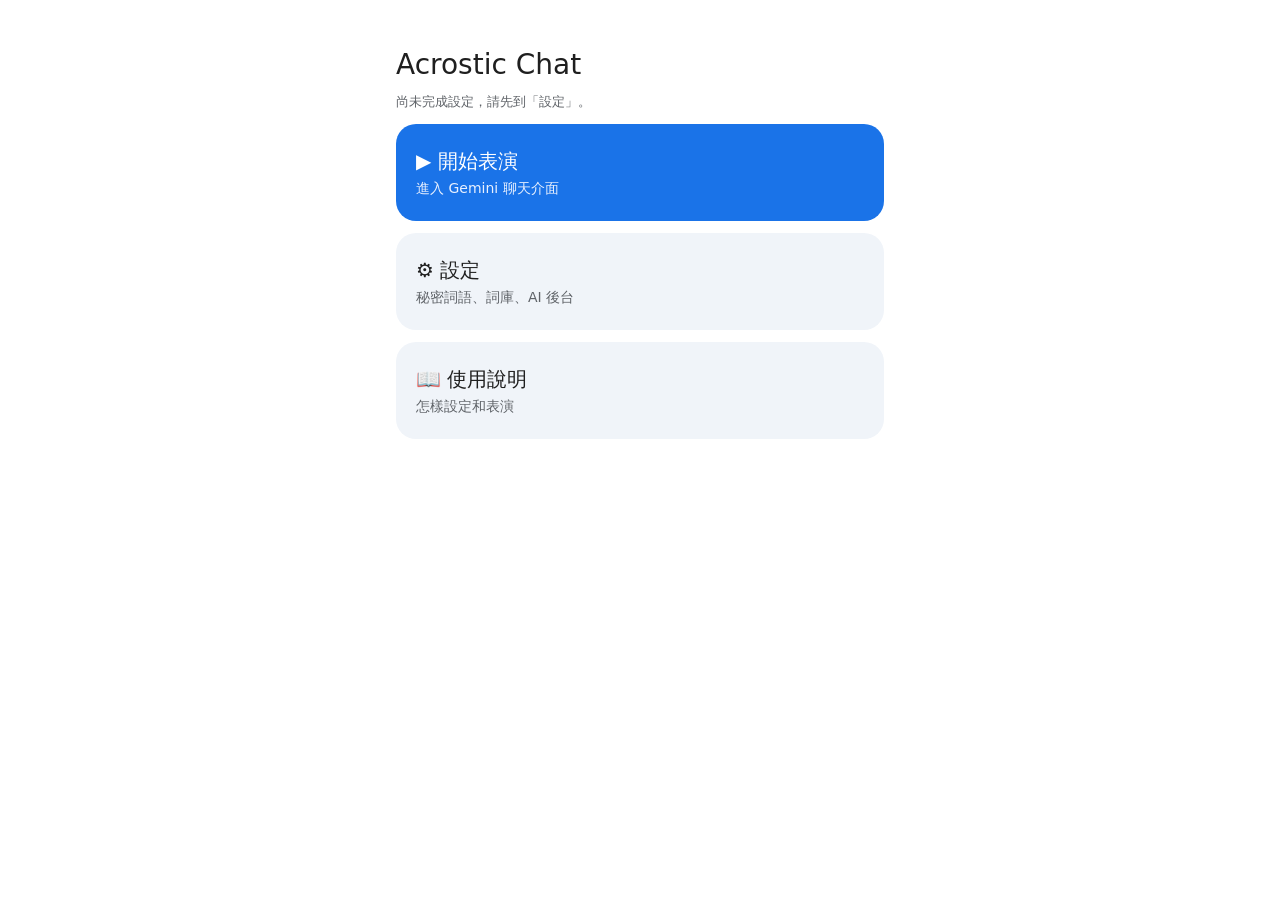
<file: wikimagic/index.html>
<!DOCTYPE html>
<html lang="zh-Hant"><head><meta charset="utf-8">
<meta name="apple-mobile-web-app-capable" content="yes"><meta name="mobile-web-app-capable" content="yes">
<meta name="viewport" content="width=device-width, initial-scale=1, viewport-fit=cover">
<title>Acrostic Chat</title>
<script>(function(){var h=(location.hash||'#home').slice(1);if(['home','setup','show','help'].indexOf(h)<0)h='home';try{if(h==='show'&&!localStorage.getItem('cfg'))h='setup'}catch(e){}document.documentElement.setAttribute('data-page',h)})()</script>
<style>
:root{--bg:#fff;--fg:#1f1f1f;--mut:#5f6368;--card:#f0f4f9;--bub:#e9eef6;--ac:#1a73e8;--ln:#c4c7c5;box-sizing:border-box;padding-top:env(safe-area-inset-top,0px);padding-bottom:env(safe-area-inset-bottom,0px)}
@media(prefers-color-scheme:dark){:root:not([data-theme="light"]){--bg:#131314;--fg:#e3e3e3;--mut:#9aa0a6;--card:#1e1f20;--bub:#282a2c;--ac:#8ab4f8;--ln:#444746}}
*{box-sizing:border-box;-webkit-text-size-adjust:100%}html,body{height:100%;margin:0}
body{background:var(--bg);color:var(--fg);font:16px/1.5 'Google Sans','Product Sans',system-ui,-apple-system,'PingFang TC','Noto Sans TC','Microsoft JhengHei',sans-serif}
#setup{max-width:520px;margin:0 auto;padding:16px 16px 40px}
#setup h1{font-size:22px;font-weight:500;margin:6px 0 14px}
.sec{background:var(--card);border-radius:16px;padding:14px 16px;margin-bottom:12px}
.sec h2{font-size:16px;font-weight:500;margin:0 0 8px}
label{display:block;margin:10px 0 4px;color:var(--mut);font-size:14px}
input,select,textarea{width:100%;padding:10px 12px;border-radius:12px;border:1px solid var(--ln);background:var(--bg);color:var(--fg);font:inherit;font-size:16px}
textarea{min-height:60px}
.row{display:flex;gap:10px}.row>div{flex:1}
button{font:inherit;cursor:pointer}
.btn{width:100%;padding:11px;border:1px solid var(--ac);border-radius:24px;background:transparent;color:var(--ac);font-weight:500;margin-top:6px}
.go{margin-top:6px;width:100%;padding:14px;border:0;border-radius:28px;background:var(--ac);color:#fff;font-size:17px;font-weight:500}
.n{font-size:13px;color:var(--mut);margin-top:6px;word-break:break-all}
.ck{display:flex;gap:8px;align-items:center;margin-top:10px;color:var(--fg);font-size:14px}.ck input{width:auto}
.u{background:var(--bub);padding:10px 16px;border-radius:20px;margin:12px 0 12px auto;width:fit-content;max-width:85%;white-space:pre-wrap;word-break:break-word}
.b{display:flex;gap:12px;margin:12px 0}
.b svg{flex:none;width:24px;height:24px;margin-top:2px}
ul{margin:8px 0;padding-left:22px}li{margin:6px 0}
#chat{display:none;height:100%;flex-direction:column;background:linear-gradient(180deg,#fafafa 0%,#fafafa 38%,#dbe8fa 72%,#bfdbf9 100%);--cb:#fff;--lg:#a8d3fc;--mi:#444746}
@media(prefers-color-scheme:dark){:root:not([data-theme="light"]) #chat{background:linear-gradient(180deg,#131314 0%,#131314 45%,#1a2535 100%);--cb:#1e1f20;--lg:#2b4a6f;--mi:#c4c7c5}}
#top{display:flex;align-items:center;padding:14px 16px 6px}
#hl{width:44px;height:40px;display:flex;align-items:center;color:var(--fg)}
#mt{flex:1;margin-left:22px;font-size:21px;display:flex;align-items:center;gap:7px;white-space:nowrap}
#mt span{color:var(--mut)}#mt svg{color:var(--fg)}
#hr{padding:12px 18px;border-radius:26px;background:var(--lg);font-size:20px;color:var(--fg);user-select:none;-webkit-user-select:none}
#scroll{flex:1;overflow-y:auto;-webkit-overflow-scrolling:touch;padding:8px 16px 16px;max-width:760px;width:100%;margin:0 auto}
#welcome{display:flex;flex-direction:column;align-items:center;justify-content:center;min-height:100%;text-align:center;padding:0 8px 40px}
#hi{font-size:34px;line-height:1.35;font-weight:400;margin-top:26px}
#comp{margin:6px 16px 0;padding:0 22px 0 26px;height:76px;border-radius:40px;background:var(--cb);display:flex;align-items:center;gap:20px;max-width:760px;width:calc(100% - 32px);align-self:center;color:var(--mi)}
#q{flex:1;min-width:0;border:0;background:transparent;padding:8px 0;outline:none;border-radius:0;font-size:19px;color:var(--fg)}
#q::placeholder{color:var(--mut)}
#send{width:42px;height:42px;border:0;border-radius:50%;background:transparent;color:var(--mi);display:flex;align-items:center;justify-content:center;padding:0;flex:none}
#send.on{background:var(--ac);color:#fff}
#ft{text-align:center;font-size:14px;line-height:1.5;color:var(--mut);padding:14px 16px 12px}
#ft u{text-decoration:none;border-bottom:1px dotted currentColor}
.bt{white-space:pre-wrap;word-break:break-word;min-width:0}.bt ul{white-space:normal}

.pg{display:none}
html[data-page=home] #home,html[data-page=setup] #setup,html[data-page=help] #help{display:block}
html[data-page=show] #chat{display:flex}
html[data-page=show] body{overflow:hidden}
.wrap{max-width:520px;margin:0 auto;padding:16px 16px 48px}
.back{display:inline-block;color:var(--ac);text-decoration:none;font-size:16px;padding:8px 0}
.hbtn{display:block;text-decoration:none;color:var(--fg);background:var(--card);border-radius:20px;padding:22px 20px;margin:12px 0;font-size:20px;font-weight:500}
.hbtn small{display:block;font-weight:400;font-size:14px;color:var(--mut);margin-top:2px}
.hbtn.pri{background:var(--ac);color:#fff}.hbtn.pri small{color:#e8f0fe}
#home h1{font-size:28px;margin:28px 0 4px;font-weight:500}
.btn2{border:1px solid var(--ln);background:transparent;color:var(--fg);border-radius:20px;padding:10px 16px}
.bar{display:flex;gap:8px;align-items:center;margin-top:10px;flex-wrap:wrap}
.ok{color:var(--ac);font-size:14px}.warn{color:#d93025;font-size:14px}
#help h2{font-size:18px;font-weight:500;margin:22px 0 6px}#help li,#help p{margin:6px 0}#help ol,#help ul{padding-left:22px}
a#hr{text-decoration:none}
</style></head><body>

<div id="home" class="pg wrap">
<h1>Acrostic Chat</h1><div class="n" id="hstat"></div>
<a class="hbtn pri" href="#show">▶ 開始表演<small>進入 Gemini 聊天介面</small></a>
<a class="hbtn" href="#setup">⚙ 設定<small>秘密詞語、詞庫、AI 後台</small></a>
<a class="hbtn" href="#help">📖 使用說明<small>怎樣設定和表演</small></a>
</div>

<div id="setup" class="pg wrap">
<a class="back" href="#home">← 返回首頁</a>
<h1 style="font-size:22px;font-weight:500;margin:4px 0 12px">設定</h1>
<div class="sec"><h2>1. 秘密詞語</h2>
<input id="w" autocapitalize="none" autocomplete="off" placeholder="英文或中文">
<div class="row"><div><label>字母／字位置（1–6）</label>
<select id="p"><option>1</option><option>2</option><option selected>3</option><option>4</option><option>5</option><option>6</option></select></div>
<div><label>停頓秒數（1–60）</label><input id="t" type="number" min="1" max="60" value="4" inputmode="numeric"></div></div>
<div class="n" id="cov"></div></div>
<div class="sec"><h2>2. 詞庫</h2>
<div class="n" id="st"></div>
<input type="file" id="f" multiple accept=".txt,.csv,.tsv,text/plain,text/csv" hidden>
<button class="btn" id="imp">匯入詞庫檔案（.txt / .csv，可多選）</button>
<label>或直接貼上詞語（空格、逗號或換行分隔）</label><textarea id="c"></textarea>
<label class="ck"><input type="checkbox" id="only">只使用匯入／貼上的詞庫（不用內置詞庫）</label>
<button class="btn" id="clr">清除已匯入詞庫</button>
<div class="n">匯入的詞庫會自動保存。中文詞庫請用 UTF-8 編碼；中文詞 1–8 個字，英文詞 3–12 個字母。</div></div>
<button class="go" id="saveS">儲存表演設定</button>
<div class="bar"><span class="warn" id="dirty"></span><span class="ok" id="smsg"></span></div>
<div class="sec" style="margin-top:18px"><h2>3. AI 聊天後台（選填）</h2>
<div class="n">只需填一次，儲存後下次會自動記住。留空則只回覆一句固定訊息<br/>
 後台網址: https://gemini-backend.nicholas-chamagic.workers.dev/<br/>
存取密碼: magic2026 
</div>
<label>後台網址</label><input id="api" type="url" placeholder="https://xxxx.workers.dev" autocapitalize="none" autocomplete="off">
<label>存取密碼（須與後台設定相同）</label><input id="tok" type="password" autocomplete="off">
<div class="bar"><button class="btn2" id="saveA">儲存後台設定</button><button class="btn2" id="testA">測試連線</button></div>
<div class="bar"><span class="n" id="astat"></span></div><div class="ok" id="aimsg"></div></div>
</div>

<div id="help" class="pg wrap">
<a class="back" href="#home">← 返回首頁</a>
<h1 style="font-size:24px;font-weight:500;margin:4px 0">使用說明</h1>
<h2>這是甚麼效果</h2>
<p>App 扮成 AI 聊天介面。你請它「給我一些隨機詞語」，它會列出很長的詞語清單。每位觀眾各自隨意選一個詞語，最後這些詞語在指定位置的字母（中文是字），剛好拼出你事先設定的「秘密詞語」。</p>
<h2>第一次設定</h2>
<ol>
<li>到「設定」輸入<b>秘密詞語</b>（英文或中文）。每個字母或字需要一位觀眾。</li>
<li>選<b>位置</b>：英文建議第 3 個，中文建議第 1 或 2 個。設定頁會顯示每個字母或字有多少個詞可用，太少時清單會明顯重複，請換字，或匯入更多詞庫。</li>
<li>選<b>停頓秒數</b>：觀眾停止捲動多久後，清單會暗中換成下一個字母。建議 4–6 秒。</li>
<li>（選填）匯入自己的詞庫檔案，或貼上詞語。</li>
<li>按「儲存表演設定」。</li>
<li>（選填）想讓聊天可以回答一般問題，在「AI 聊天後台」<b>複製及貼上後台網址和密碼</b>到相應的輸入格後，按「儲存後台設定」，再按「測試連線」確認。</li>
</ol>
<h2>表演步驟</h2>
<ol>
<li>在首頁按「開始表演」，進入聊天介面。</li>
<li>在輸入框打字，例如「Give me a list of 500 words」或「給我 500 個詞語」，按傳送。提到的數字就是清單長度，沒有數字則是 10,000 個。</li>
<li>請第一位觀眾上下捲動清單，隨意想好一個詞，然後<b>停手</b>，默記那個詞。</li>
<li>觀眾停手、過了停頓秒數後，清單會暗中換成下一個字母。請觀眾<b>不要再捲動</b>，把手機交給下一位觀眾，重複上一步。</li>
<li>每位觀眾對應秘密詞語的一個字母。最後一位完成後，清單變成完全隨機。</li>
<li>揭曉：請每位觀眾說出自己的詞，把這些詞在設定位置的字母（字）依次連起來，就是秘密詞語。</li>
</ol>
<h2>隱藏操作</h2>
<ul>
<li><b>左上角三條線</b>連按兩下：手動換成下一個字母（計時失靈或觀眾停得太久時用）。</li>
<li><b>右上角「登入」</b>點一下：回到首頁，這一輪會結束，下次再按「開始表演」會重新開始。</li>
</ul>
<h2>小貼士</h2>
<ul>
<li>表演前自己完整練習一遍，尤其是停頓秒數。</li>
<li>如果觀眾可能誤按「登入」，iPhone 可用「引導使用模式」，Android 可用「螢幕固定」，鎖定在瀏覽器裡。</li>
<li>關閉自動鎖定螢幕，並把亮度調高。</li>
<li>所有設定只保存在這部手機的瀏覽器裡。換手機要重新設定；私密瀏覽模式或清除瀏覽資料會令設定消失。</li>
<li>AI 聊天需要網絡。沒有網絡或後台出錯時，會顯示一句固定回覆。</li>
<li>詞庫少、字太冷僻時，清單會重複出現同一些詞，請多匯入詞庫。</li>
</ul>
<a class="back" href="#home">← 返回首頁</a>
</div>

<div id="chat">
<div id="top"><div id="hl"><svg viewBox="0 0 24 24" width="32" height="32" fill="none" stroke="currentColor" stroke-width="2" stroke-linecap="round"><path d="M4 9h16M4 15h16"/></svg></div><div id="mt"><b style="font-weight:500">Gemini</b><span id="md"></span><svg viewBox="0 0 24 24" width="22" height="22" fill="none" stroke="currentColor" stroke-width="2" stroke-linecap="round"><path d="M6 9l6 6 6-6"/></svg></div><a id="hr" href="#home"><span id="lg"></span></a></div>
<div id="scroll"><div id="welcome"><div id="ws"></div><div id="hi"></div></div><div id="msgs"></div></div>
<div id="comp"><svg viewBox="0 0 24 24" width="30" height="30" fill="none" stroke="currentColor" stroke-width="1.8" stroke-linecap="round"><path d="M12 4v16M4 12h16"/></svg><input id="q" enterkeyhint="send" autocomplete="off" autocapitalize="sentences"><button id="send" aria-label="Send"></button></div>
<div id="ft"></div>
</div>
<script>
const CRAW=`that with from which have were this their they been will would more there into when said them about other than time some only also first could what over such like then after very most these made your people between should where years many being before through much work those well down back just even because little make must good under used both same still three while last life against know year each take long part might great never found right another place came during again without come world upon think later left number away thought until home here small system though around since often called within always every need went himself large took early children does case public going less find rather course known state family given second high next power became young however house give school social local best water seen order form four hand things become want side look once women country name help fact head having point better group began days taken face told almost possible enough example several company area support ever least among says night others general asked along further whole business already together able century looked whether eyes nothing quite room change done control although full present money really held either times period means making itself five members father level service thing show mind line half open interest land mother across main million history gave certain shall care towards body above human felt using major light position cannot seemed party child city turned working view game knew person soon result market book keep kind brought white round common past tell words process late problem question clear behind building cent months provide based matter likely services near terms team sense real woman perhaps areas problems anything play black love close feel week idea hard series effect short lost door free evidence future single study turn health policy seems believe heard nature subject moment looking action include language hands true third groups live return word national various taking former front usually wanted special economic similar probably cases reason outside strong range role class built ground sure received call added start provided required leave mean read doing living story society police research rest followed students wife needs road data personal private makes longer force morning sent town started military involved heart poor voice office move cost original food trade modern changes simply value court hours music training account included final season thus natural systems report feet girl practice written friends deal field moved seem higher rights coming rate record alone needed section cause passed herself expected fire lead industry decided gone comes success kept else greater sort issue points stood increase hope works staff schools member earlier meeting sound decision allowed friend approach bring total ways forces offer died stage played reached design parents returned paper current carried type church property tried minutes material meet recent results table trying film below parts movement indeed talk site instead space shown getting plan hold myself saying produced wrote simple term central quality running paid opened complete easy appeared price created nearly letter popular theory remained books month size beyond share addition attempt hair today actually worked leading events quickly forward growth amount fine states dark reading lower north weeks access wide basis workers style writing issues forms answer doubt reported centre miles takes attack costs model fell match hear appear allow fall legal rule remember giving capital chance changed previous project purpose board foreign wrong summer designed spent someone direct continue shows lived seven formed region born stop lines south village floor event except offered ideas loss hundred placed lives limited agreed features deep feeling named levels goes army produce claim wish thinking serious majority station ready eight species evening ability standard inside showed happened security title stay specific version choice response program lack remains remain figure river science heavy clearly physical brother plans easily failed believed energy leaving news meant list stand test caused career culture gives growing worth race rules average rise status election wall places fear effects products raised source analysis charge date arrived degree cold fish speak activity pressure picture arms risk directly campaign playing numbers base follow girls reasons surface hour happy respect married visit larger recently players sold variety forced served finally blood trees studies parties truth write consider boys press income official green houses latter meaning separate related released reach player anyone daughter create highly rates middle basic computer appears blue firm method window carry economy husband product cover despite games provides older length complex manner effort marriage becomes extent covered presence fight software accepted colour learn media proposed piece task standing fully garden prepared strength claims instance learning rose useful families club ones demand closed powers unit normal street bank begin battle memory develop suddenly figures contact train existing officers types names largest pretty joined animals couple distance powerful hospital shot chief ship band intended includes pass moving medical peace glass opinion looks gold entered supply duty details methods becoming stopped yourself break straight leader largely machine benefit walk unless sight regular receive civil network weight sales leaves helped labour officer patients speech contract object trouble manager teachers reports replied letters finished skills merely planning compared scene stated hardly east cultural expect earth caught director entirely achieved active male accept step opening drive prevent function wind talking female rich claimed ensure spoke smaller whatever ancient avoid elements student stone release aware fair neither laws units argument note island grew waiting applied build pattern rock everyone entire search horse concern appeal referred speed none proved holding mouth efforts dear aircraft require regarded walked exactly laid views reduced factors positive fast save noted policies primary strange exercise walls spirit progress records district sign huge located famous image matters foot prices advice knows tree teaching thousand nine plants slowly drawn till usual learned leaders failure ended content managed context address track hotel removed plant send quarter spread sister page conflict broken suggest sleep join desire mass notice review setting king slightly greatest winter ahead serve feature scheme sitting bought sources moral percent wants edge troops sought corner travel goods politics concept stock shape route proper federal watch regard freedom suppose uses replaced religion refused boat obvious users article command recorded impact wild vote runs chapter balance answered animal video billion revealed toward sides safe occurred secret ball mainly fresh steps extra persons reality mental baby disease scale faith explain extended marked happen fellow domestic choose ought values birth victory northern argued damage filled annual union highest subjects spring somewhat safety shop crime unable housing radio daily gets apart critical benefits adopted perfect pupils goal text capacity initial contrast equal seat suggests apply cars declared ordered cities actions obtained turning focus calls seeing belief message ordinary bottom post touch signed observed minute double grow possibly actual cried objects patient jobs shares teacher purposes exchange clothes cells flat fighting credit finding path danger relation offers chosen rooms sell classes aspects quiet stories pair soldiers employed draw trial fourth vast lady accounts showing southern bright treated defence kitchen defined dropped bodies fixed pleasure measure senior rural reduce song sale spend affected follows equally youth overall passing lose broke pain divided internal widely supposed attempts windows tells formal bear sector skin courts wait western judge cast closely chair worse maintain twenty warm wood division prove gain younger opposite planned issued escape enemy starting master requires items protect nation coast fields familiar settled orders advanced measures volume pieces keeping raise achieve facts wonder improve twice farm broad nice exist lies advance examples programs suffered doctor occasion fairly upper soft correct contains audience violence tour college nuclear pointed smile notes mine grounds solution engine carrying beauty debate seek numerous enter slow legs mostly soul elected location occur flight firms models relevant birds please shared bill cash afraid speaking flowers heads onto enjoy brief narrow weather causes roof survey dinner store streets absence journey drew hearing iron funds drink author threat watched capable putting railway prison favour writer partly clean agree trust dollars justice projects feelings affairs spot suitable relative pulled formula sites prior weapons ends admitted demands attitude decide soil smiled target attacks changing beside tend strategy silence element granted founded acquired allows gained album horses bound banks struck suit square goals papers relief fashion ideal display homes profit rapidly bridge struggle rare chairman loved code plain allowing wealth traffic owned surprise native crisis minister taught heat owner combined opposed holiday secure novel quick creation brown transfer ring cross sets grown card brain pictures selected neck detail apparent walking occupied hall rising royal drawing regional easier criminal beat latest unique tall ships improved normally picked academic watching thoughts identity star offering conduct laughed defeat liked kinds branch markets check agency teams telling camp citizens metal factor plus constant driving dress tone score patterns forest thin file decline beneath grade trip county strike charges begins finds mere calling joint greatly captain launched pages reform vision football obtain bringing drop mark asking winning profits properly doors library detailed crowd screen strongly flow entitled signs describe mountain faces engaged sentence regions passage empty document estate phone forget contain eastern silver artist accident faced wine severe emphasis arrival courses directed request crew machines thick catch tiny enjoyed rain urban readers flying towns spending artists glad negative height budget begun forth minor origin dealing duties sudden careful leads fought noticed affect assumed copy dream busy concerns defeated stars unknown sounds seeking repeated sharp heavily guide identify writers stands twelve limit cell purchase block attached creating hoped worst lying tools turns reply acts yellow vehicle waste falling typical songs timber wear pleased lands willing mission partner entry evil debt visited attacked shoulder multiple park rarely nations knowing alive selling unlikely sees armed acting external user valuable resulted portion pushed taste pick attended meetings agent charged reaction adult believes welcome reader fingers promised distinct aged mention aspect sorry discuss stations perform whereas port maximum degrees plenty tests steel lips enable arranged link hopes fallen express amongst imagine grass funding literary false trading commonly noise output vital sections motion agencies mixed minimum yards extreme operate closer border judgment plays coach periods losing happens owners painting hole emerged theme unusual aside films massive teeth grey studied images nearby brothers poverty valley entrance wider rejected host sweet offices magazine driver wearing indicate cards decade spoken proposal payment silent split farmers tank talked invited stages rear coffee climate trained informed terrible breath derived pleasant wished promise abuse tears stream biggest nose eggs client shook platform linked signal injury elderly option surely seats shut depends involves finish abroad fuel driven friendly hill deeply remove manage distant enormous limits hundreds demanded helping managers rapid notion pool skill finance articles visual sequence thirty weak stuff solid electric sick theories dogs frame visible global episode tasks earliest musical truly fill stayed churches ride prime fruit attend warning fail totally dance whilst accused bird spite eating listed incident phase causing concrete grant stress hidden core starts missing serving argue lights consists controls chose fifty losses scored welfare minds refer laugh branches wooden shops comment visitors afford approved inner pure painted tired facing mistake drove crucial mode lovely poetry hills angry hurt newly listen device roads consent reflect captured colours handle center supplies pull rough arts clients parallel pounds waters chain denied dressed snow assume sons badly mile cutting smoke thinks parent dramatic anyway involve saved discover waited fitted lift proud agents existed crossed ears sports shift thrown links invasion dominant decades quietly guitar coat worry lunch behalf fifteen sport vehicles paying stick ruled wing coal gathered rank treat rocks threw shore pale fifth affair hung radical sand exists promote composed tail arrested holds suffer comfort meal talks sugar reaching unions guilty moves contrary darkness firmly operated minority comments occurs milk wore motor matches adding survive testing meat wave shortly maybe grand realized remote unlike returns count doctors writes bread exposed liberal throw payments guard regime expanded factory gate evident dozen drama session stable medium breaking anxious shock self cool pocket designs golden grave schemes buying guests versions lifted absolute fishing circle pilot teach copies feels replace seconds devoted pride error missed helps warned blow storage falls cattle admit beach moments guns sample handed combat brings steam plate nodded guess imposed healthy villages adequate marry theatre scarcely approval recovery centres edition prefer keen slight insisted islands desk storm curious victim chemical roles feed depth anywhere tied wings enemies superior arrive wondered violent victims clubs ease aims supplied loose thanks gently briefly rival retained somehow launch outcome fault declined fans dispute nobody honour cancer criteria vary plane diet package plastic treaty scenes aimed printed lake protest featured stores sheet singing weekend servants scope remarked landing ages examine millions beliefs push devices stones magic striking critics bottle worried assets harm autumn retired tries varied depend mothers worker frac genuine inspired relating anger examined judges partners habit fund readily humans faster poet facility entering fleet raising adults votes options destroy studio category answers tendency delivery survived waves roots frequent ending tracks stronger accurate interior respond cycle database extend shoes sake delay stairs gentle lots offence covering marks prepare assist paint fears prospect illness authors anxiety channel cheap pressed colonial camera focused earned castle labor fate phrase fortune gift wishes vessel mixture ladies revenue smooth tape networks stepped proof mill switch tribes taxes reign touched sending nervous buried assigned bearing crossing titles museum drinking giant ethnic alleged judicial index peoples deck amounts cuts brick arise dust classic thereby viewed tool consumer fewer covers gardens formerly hero wise uniform expense color wholly pace realised colony instant boards print files injured passes explains dates coverage shadow customer mood rail overseas editor movie debut reforms awarded pension hence tomorrow shouted stared digital glance visits luck universe overcome honest creative vessels asks ruling tested bedroom worn reveal forty courage noble retain steady doctrine bands exact finger headed fired historic findings reserve males creature whenever chest desired ignored burst string isolated survival defend concepts calm dreams obliged province fees symptoms clock stranger peak nurse roughly poem input burning routes measured woods routine hunting acted secured cottage races shooting hanging chances uncle gender flew wages roll settle champion weapon intense tight medicine peculiar blind landed mining acid exciting mounted tower cope bigger carriage tension disaster delight capture sympathy sheep fancy inches notable recall expert resolved handling visiting panel parish format puts refers wire kids winner reveals thank sharing notably boss smell loud colonies stuck contents sole lawyer salt permit smiling loan reducing column tongue blame award adopt yard resource boats suspect argues shed dealt passion venture earnings pack experts forming wheel females holes oldest item domain topic restored trains laughing scholars plot burden escaped presents arose lucky crown upset voices pitch desert worthy modest confined circuit spare witness lists enabled rely virtue opinions assault illegal inquiry cricket priority bent ultimate load talent collapse urged mystery ceased employee liberty belong tennis engines palace select speaker precise nearest tough soldier ocean cotton alliance boxes bitter locked wars guest online worship fiction bills adds handsome blocks bare damaged swimming hide define spirits mobile wedding draft collect ratio trend seized wounded delicate shopping situated hoping pink beings turnover naval servant hardware realise deaths purely flesh slavery sharply nights succeed virus tended hate sisters funny governor clothing repeat generous hired managing bars boots rescue lessons studying outer modified guidance unity medieval namely habits estimate rivers voted realize craft throat brave removal ranks divine planet pursue flower styles arrest mail variable weekly penalty cleared risks advised excess listened knees wound heaven exposure sail moon counter targets metres refuse keeps prize acquire romantic awful protein rolled sorts besides sleeping root beer currency smoking closing likes feared asleep crimes pointing promoted bits jury shelter cloud attract bomb wanting mirror anybody quoted gains sixth voters genius zone beaten memories equipped remarks quantity vice disabled climb possess cream dull somebody swept proceed bloody helpful assembly slipped lowest producer label leather jumped belonged tables serves excited sounded assured cultures confused trace licence racing splendid claiming stretch resort glanced wisdom reliable riding premises rush humanity priest deny stake deliver ideology custom supports reverse ceiling compete knife feeding mutual crash actor wake harder stored explore bore reward formally precious glory joining seldom hearts register clinical horror observe sensible birthday backed cousin pipe lesson applies prayer cable produces climbed server gods educated tender strain relate acres voting racial charity failing earn preserve signals shoot behavior deeper forests bones folk drawings layer jump beds settlers angle eleven rows chamber avoided lawyers contest innocent deals gallery quarters adjacent messages eager tale dated saving junior executed origins texts diseases altered reaches trials intent nursing sacred tends shell brand expand publicly cooking logic barely heading summit hotels posts hostile strict recalled ceremony excuse symbol cloth steep climbing recover logical actors paused alike lasted wealthy thrust binding freely alcohol persuade dancing praise rent jacket alarm laughter excluded errors grace throne boundary bulk clouds allies surgery poems staying injuries meets finest armies pursued resist channels cook safely mighty adapted expenses gates weakness seasons breaks flag resident generate yours emotions evolved rolling knocked pulling placing dating farming pursuit artistic export rugby eligible breach slip trail erected dirty stupid diverse organic carries immense stolen loans gene deemed packed ties rendered dignity fled sing painful genetic severely spell pregnant nearer manual lighting peaceful comic pushing cabin steadily divorce coastal holidays informal unhappy sessions sword enables varying reminded pound funeral salary seed yield valid fails cabinet wives visitor silk breeding coloured forever restore tobacco employer cited golf clever scores burned staring humour checked fence drivers meals disk fond wage customs repair terror topics justify beating farmer tanks temple knee throwing liable shirt script muscles lonely genes strip choices tube foods pairs rational hang warfare flexible shade tribe shapes bath samples railroad plates satisfy tonight retreat doubts copper planted everyday favor grants deaf airport compare reflects grain regiment faculty lock bone stating remark infant engage savings defense inclined relaxed hungry kindly differ assess shots resigned fabric vertical abstract monitor emerge crops battles engineer supper arriving walks loyalty adoption pupil stomach fierce nest winds crop opponent solve schedule triumph dynasty nurses dare bowl voyage inch equality profound acute belt strictly kiss squad mortgage dollar credits elite merchant ignore gang solely implies faint butter counties themes kings honor profile imagined carbon reviews bell flows rushed columns wherever rice resolve tide descent vain skilled charm fourteen bold farms sectors promises choosing elder letting speaks employ sixteen leisure pressing gather liquid citizen joke whereby poll speakers sailing opens wheels emotion autonomy slept alter writings taxation novels chairs charming wins moderate forcing civilian swing ambition mentally cleaning remedy random priests elegant volumes corn imperial filed fame orange explicit strikes essence gifts dealer luxury rope entity cheese eighteen backing aunt enjoying leaf pile ranked sooner lesser filter crying glasses dawn definite favoured dealers babies lover bass pause retail decides sheer mate conquest trends tactics ports rises aboard wash absorbed emerging bond chapters chip flood fool accuracy holy suited vague shaped gaze battery grades superb respects loyal absent colleges protests subtle neutral refusal probable statute trap impose agenda crowded grateful pond washed creates therapy bags enhanced lifetime graphics sheets floating prey delayed heritage fatal utterly lightly reserves applying seated partial deputy oxygen learnt borders designer arrange gesture drunk usage infantry cruel edges filling trousers senses shipping grows keys arguing shame seventh balanced contacts nowhere dynamic printing handled distress operator implied chart concert monthly divide bonds shorter washing softly grammar bears ritual knitting founder stops lively singer verse beta midst graduate website privacy hated ward troubled swung rang faithful ranging rode appeals bathroom alien strings pity farther muscle leaned commerce mature actively counts trick dialogue risen offences surplus receives invented grasp brush tropical portrait marine cure locally hurry threats dining clay tissue comedy eaten zero deciding imported welcomed seeks gross kick morality endless rivals cheaper enters revenues signing casual dangers silly broader intimate banking relieved poured mines deficit hurried switched crack campus smart ticket bases advances lacking judged wool tunnel shocked seeds operates clergy arrives cake summary boost stressed disorder disposal regret bench funded temper outline murdered renewed reserved equity prisoner confirm combine gear insects marble banned conclude sizes carved prompted belongs outlined drives sphere relied hunt loves stem lease dried neat sailed maps frozen suits grip displays piano laying patch submit kissed harsh assisted pockets widow array corners oral exports estates sciences masters spaces picking despair shadows critic upstairs regards disputes hits grief governed revenge dishes button sighed opera density damp circles shining purple wrapped fathers mild ensuring shallow heroes glorious lane convince socially loaded scoring organ cinema shaking mess chapel masses charter feminist fires inform enabling refugees balls cheeks commit damages stroke tragedy useless sunshine dreadful gray physics stopping arising twin gaining detected midnight decent ridge intend caring boom sink renamed workshop pray counsel happily stimulus consist custody openly arises founding intact raid mistaken mankind removing singles fitting carpet cavalry lacked infected contempt shouting warmth debts monetary advise detect owing bedrooms drinks gravity solo sang journal counted clause corridor romance realm circular tackle ugly defended dragged bronze clerk tribute blacks mistakes outbreak harbour tales handful spots movies panic chiefly lasting souls youngest shifted duration fellows decisive loving neglect firing manners brass rebels barrier guilt abandon deposits dropping breed guards proceeds forehead stance imports monopoly lecture highway cheerful amid carrier fluid passages stiff shake cheek expects declare camps foolish entries flash eternal layers occupy upwards paths lined rested theology varies thirteen meanings requests appealed ruler crazy wheat modes dish cared symbols myth assessed render dies peasant rings ranges menu terminal surfaces withdraw frontier mistress forgot streams missions enhance touching hers tune heating coins rubber truck torn basket sixty straw mainland promptly insight commands hiding departed drops amazing owed eagerly roses floors valued shells audit tons poets terrace posted alert patience tent qualify insist behave hire earnest urgent episodes resumed kicked meantime awards chips inherent hitherto withdrew enclosed magnetic coup propose ghost fraud dressing exit rhythm jail annually mobility trapped comply fever praised flights convert curve ongoing mouse sums harmony traders merit timing ours burn invested reject ignorant minimal opposing hint cave tightly ethical tourist eldest obscure reviewed verbal amateur passive revised onwards sits admits margin closure legend import fitness collar median barriers slide heir rigid canal faded spotted imply fiscal trunk sustain rounds publish likewise chin curtains traced surveys tribal horizon marched odds racism halt deposit fighter pilots unfair affects savage decrease earning depended forwards desires petition desktop clearing trips blamed receiver inferior doubled instinct darling crude guided slope legally natives greeted doubtful induced planting assuming devised knock bother pays lectures chicken albeit cargo fruits lamp vanished extends awake flies draws observer backs monarchy interim agrees seas councils lifting stern perceive humble organs rated rating depths traits virtual speeches rage stocks awkward museums broadly costly sadly avoiding doorway termed admired bishops upright painter canvas quit overhead bottles deserted hollow blocked merger troubles swiftly settings rightly revival rulers borne couples tourists waist sprang symbolic nerve invest nobility ashamed lowered reckon waved diameter omitted snapped plainly pine drank essay asset specimen tenants prayers allied width auction shower misery vigorous extract fortunes peasants blew portions viewing limbs smallest evenings motives explored charts validity sank festival warrant cluster catching pursuing refuge mask resting revolt tickets enforce closest convey infinite traces destined barn parks targeted steal winners ruined boot siege longest bombs statue audio bias interval raises soap exile treating entities poorly wishing license shortage folded chains noting potatoes refusing muttered matched compound remind motive flowing twisted phrases sunlight scared travels secular drag maid rewards relates casting caution flavour bombing dense thorough sigh viewers powder fusion leaning fantasy wasted lengths horrible deserve refuses gazed posed ruin pole borrowed shout gradual sporting treasure feathers servers blast asserted scandal parking hatred angles tones cease panels folks murmured videos vivid sexually gravel flame checking impulse bunch disposed chaos devil trusted disc sealed codes nonsense mercy damaging ideals baseball predict failures breeze coupled fighters seal monster rifle housed scholar foster ruins lighter singular exhibit imposing crews theft lads blown sailors swim layout cameras heels invaded reversed aloud solitary railways accent texture connect legacy spectrum burial deprived raids needle fibre wicked rounded shrugged advisers nursery futures verdict adjusted prose sorrow slopes inland needles integral eagle unaware exploit semantic eighth debates polished diary blank shelf marginal miners kindness lounge versus cage lately lakes matrix petrol beef hunger abruptly loop absurd worlds crowds bridges talents makers warriors whites suite apple complain eventual causal notions torture blessing tonnes lean reads sweeping utility skirt veteran flung fraction stems coin parental linking secrets thread furious diving outlook cries dominate buyers deer rebel puzzled securing burnt careers glimpse actress toilet defining indirect memorial daylight attorney manages remedies ballot beloved beam dual garage hastily ample contexts summoned weary linear cult retire pains loses compact pump tragic dirt heated pose slender neatly scarce freight merits pensions ladder implicit solved shores crushed tear magical chronic idle landlord silently cooked credited secretly scales rude bonus mineral blessed scenery favorite beast crosses elbow assure lend patrol matching juice lengthy curved sticks payable labelled centers sickness tips crashed bacteria skull nerves gauge polls mills enacted airline biology lawn knit vocal embrace harvest cents tensions bend ranking sweep hitting merged calendar kills abundant wounds analyses fertile analysed quote devotion pretend feedback palm fits enforced crystal rally detached virtues altar reporter framed mayor drift hosts learns develops tempted relax resisted organize exceed phases utmost proteins deadly unclear rhetoric premium inquired swift spelling fare chase abortion bargain shifting practise thesis incomes jumping jungle polite tenure forgive queer temples elevated reduces animated census refined serial urge marking proving tenth bowed outcomes aquarium releases yarn shifts basin beans hook drill prestige genre prints tastes blanket flames grinned envelope ally healing shone assumes vicinity lace titled jazz flour adverse fossil modules sends frames deployed default pencil diesel boring bite sterling announce consult intends winding dislike duly clash equation rubbish mansion beard mice blade springs upward attained patent obey fearful adapt quest stamp depicted solemn brains drainage focusing dared advocate joins blowing jokes tubes invite cautious tiles weakened oppose cheque repairs freed colors protocol bored specify settling packages licensed pipes courtesy parted photo fairy amended albums stir appetite loudly innings scrutiny cliff utter locate speeds rushing forecast listing warn adjust incurred aroused grim evaluate journals saddle lovers accord glow pottery permits valleys clinic ethics searched peers numbered mounting nasty dose militia soup sauce embedded goodness insists discount alpha startled rocky thumb gloom parade planes checks peaks defences armour bodily stole buttons amused heights node toys dock killer exam focuses infants blues cliffs outdoor bitterly arena edited junction decay leap labels pastoral confess grabbed breathe derive angel drum adviser static twist deeds spray slower wiped steamer exotic heroic guys worrying chap outward updated borrow miracle analysts safer faults proven zones vendors slid strips squadron buses inserted unified cats stirred handicap assert stealing wagon costume habitat arch gazing rescued packet receipt sailor owns cottages dreamed manifest valve slim recruit takeover defines flown rewarded linen tray venue sunny taxi globe maturity booking shaft depot woke mist salmon cemetery cart priced brow exclude graceful norms moisture cylinder syndrome towers math oven traded ordering tops echoed rebuilt bride pricing lanes wandered helpless immune update guessed sinking afforded teenage uncommon binary gaps stripped aviation hats lone noon daring spatial curtain referee dreaming optional worries ashore waving mammals preceded plains chorus tricks vicious monarch seize segment shield feminine bushes sunk foul stitches trout glowing appoint coffin balcony pools outfit revived rests tribunal heavier charging wartime deserves proves mortal offset margins porch punch feast lobby restrict patches admire fury basement maternal dive screens robust whisper deceased fulfil foliage provoked carriers ensured literacy colored tenant momentum stout homeless brigade erosion liver nephew verandah solar missile react jointly enlarged engaging swinging exams tense centred sketch accepts compiled radar spin prone wildlife awaiting shades approve stays stack heap rooted simpler angrily fetch consumed toes rider delays fights plunged suburban simplest oath outset faction exterior trades shoe shelves pleasing plea surveyed vacuum pavement chat verses theirs terribly advent photos uneasy recalls illusion kingdoms anchor ageing destiny stained lest gospel jealous gossip drowned blows dwelling bark aided punished locks editors metals wonders emerges chiefs sandy differs regulate facade cows reckoned rumours herd ferry brutal resign vacant garrison beaches clarity garments wickets tours missiles mixing traveled forum loads ranged scent relieve steering boarding nowadays betrayed recipe penny crept pitched void boiling viable coherent grid skins bull wears mandate hammer portable wines stitch objected seasonal barrel supplier purity wireless nuts overlap amounted flats orthodox roofs disguise striker treaties guides exceeded renowned petty youthful bike retains suburbs halted shipped console flock gloves pardon ankle harmful noisy graphic disputed intake ninth hedge pots cane nodes variants cares tutor riots aiming buffer printer cups renewal backward ignoring atomic organism corrupt arrow limiting amusing honey counting bells stare gloomy powered trigger aids rivalry coaching bizarre agony hosted stimuli defects threaten pleaded screamed pour fragment filming helmet weaving knocking spinning sleeve lets garment beasts axis coarse tapes hopeless begged dividing cleaned divorced norm revision endorsed install dividend gifted transit hydrogen stove factions surgeon imagery cord deserved slice lump poetic holders drain conveyed enrolled weighed ringing alarmed poison dozens trainer ratings wires diagram conceal dilemma adopting dome float unrest unlawful guarded issuing tactical energies analyst amazed wrist kicking sack fist husbands lending confront enquiry chambers penal reliance weird clad lacks rocket bucket squares coaches epic monument dubbed yielded rays calmly recruits crowned erect downtown guitars merry endure danced shoots weaker joints irony weights gown tomb darker roar analogy fringe grin embraced lion candle imminent bind stunning span sweat deed planets denial maritime expelled smiles longing patron bicycle digging thereof lesbian warrior lighted abused wreck woodland ballet poorer topped feasible pubs dresses prizes lamps cannon shine twins plaster whoever sober packing stirring detained dread envy switches foremost derives uttered bullet modify veins peer selfish lent loading whence aired wolf organise strained rented trim quarrel cracked mould smoothly clearer analyse curves aerial whistle outlets bail fossils clue essays careless insect drafted prevents pouring honours flashed pulse rubbed booked beams trivial medal lazy doubted velvet lungs conform fiercely bleeding fold truths scarlet catering rolls parked maker escaping talented tract marching nobles vaguely touring lyrics terrain conceded realism holder murders govern cloak dairy happier sliding stamped tossed sexes flee builder riot grazing blend nails apples suffers trench fastened limb restless embarked guardian needing pigs urging toll rails scratch dashed bricks monks bothered duck exploded lexical calories sails halls donated morale critique provider editions curse cheer floated massacre absorb probe prisons feudal seeming chimney formats elephant sights budgets mentions salaries enlisted wretched sins minerals tourism resume mutant bundle hints surgical inmates princes umbrella domains breadth rotation attain editing yacht cruise shaken civic hybrid policing variant soils spacious touches induce cruelty locals cousins bowling ivory youths holdings tariff trucks whip replies rats corpse bred attach optical thunder outright olive sticking resemble clan composer refugee haste readings solving dumb drums scenario reminder skeleton handles undergo oneself pending sacked halfway racist enduring drifted debris heavens throws weighing asylum wildly smashed posters logs denying cupboard disliked loosely severity promoter pistol annoyed lofty coral mortar rabbit heel trustees dealings expose libel herbs robbery gases newer fragile onset voltage uniforms scream harbor knight noises boxing nickname grouped frankly interact jolly debated presumed potent tissues notices sofa judging effected stresses purse bosses slipping cafe fortress coats token segments downward clusters pepper studios staged dismiss atoms nucleus dash temporal whisky diamond trio squeezed upgrade ensures ventures obstacle bending thief buyer juvenile clinics echo prompt sunset filing fuss sideways musician narrowly carers flourish cycles proudly optimal eyebrows ventured insult exhibits statutes calcium eminent bounds concerts pioneer ashes rugs chooses voiced famine poles auditors gigantic fined maiden currents crest defeats frowned decree gameplay knights castles papa sore volcanic villa lamb naive strains sung hunters chalk granting disgust dioxide seventy richest plague battered cleaner clerical escapes foam keeper financed sells smoked stuffed enjoys banner horn squeeze fatigue honestly disclose suppress outlet martial skipper inviting flushed tracking combines competed lining robot lens warnings latent caps comrades boil swear leased thence compass copied spine reminds liking tucked sincere fastest novelist curls theater proposes arisen execute doomed painters mouths richer optimism flooding slot reckons angels suspects bees wrought waking cellar plots farewell woven drained conceive sequel impress saves trusts breathed survives advocacy prayed naming rabbits storms doubles pinned advisory peered locality quota sadness surge mates epidemic dusty ensuing soccer fake cunning gasped lodge parcel shirts costing escort mutually dolphins shaping flank fountain eighty salad spared yelled hazard finals stately ripe warming filmed granite parting flashing cement quantum hears tens hunter bosom blocking nominal exempt strands toast trenches flowed runners jealousy papal sponsor dwell keyboard mamma ribs defender viruses chill faintly tore builders screw blonde metre amidst embodied lava stepping metaphor generals chopped brushed altitude cooling outlines candles vein devote bidding weekends spells bounded nicely cakes honesty feeble drying boiler flooded airlines swell biblical suburb behaved lemon strokes yields genus toxic grab unstable bombers marrying acids deepest finely lawful endured citing madness clung unite declares crush ancestor ascent relies slowed folly troop plug extracts sometime gravely insider mapping fences vector pillow nineteen ghosts visions punish catches barracks divers dialect spends fixing communal ancestry jeans bless mischief balloon sampling bolt pledged pirates regain email brightly fork greeting rugged dancers regained statues clues passport secrecy extinct uneven royalty brandy caves spoil wander journeys muscular denies knitted nests barred morally tents arrows humor bleak socks abnormal codice myths dubious streak feather gambling dragon demise facto graves quicker pint piled borough differed politely riders harmless module manor monsters weigh defect scrap punk seminar raced whale logo ropes bankers elect wherein sounding goddess mingled township hauled torch deadline query generic hazards pits grasped trait clarify immunity boiled canoe agreeing rituals sturdy furnish finances meters skies luggage graph humorous batch chasing hopeful subdued wards circuits lowering beats handing click captive freezing unwanted hunted wary fancied homage remnants quarry orbit nail antique novelty singers nets sleeves triangle upheld flags climax unseen grandson brands robbed descend horns ditch grandeur sworn gestures gangs watches belly cellular elders electron acre drought flush disgrace dances repaired lung wagons spur factual haunted offshore initiate slab relying snake bolts residues warns chased vulgar shrubs whales handy reacted comprise picks cigar indoor reckless comics baggage pony verb harness queue insights owes plunge poised eased murderer meadow lime goodbye sinister revive easiest eruption notebook drawer extremes vested treats outrage neural acoustic disturb velocity hailed bows passions pagan annum pasture quotes poster postal favored sketches forged orderly melted visually impaired fines opted extant verge vastly therein hockey veil summons tidy cables zeal inputs rides cracks rigorous clauses clinging immortal eagles trailing sponsors boast performs dragging shelters retiring stables batting offender hardship obeyed mock hiring spiral tolerate gleaming incoming teaches nuisance depart legends traps invalid villain pledge barren impetus turf impacts pact apology applause saloon conquer childish dismay leapt mystical booklet vines blankets tapped creator sanction hesitate marital lecturer westward ranch militant guiding tempting brighter wooded choir ecology vigour finite justices tangible snap lays ragged diabetes covenant dictated finer carpets abuses packs activist glue facial pillars monkeys printers births widened offended stakes curled homeland theatres pathetic saints workings sewing stadium hatch coping tortured surround tipped laser athletes leaflet piles clerks planners stunned finale dynamics employs snatched bloom hearings realizes landmark lifts lateral evenly rainfall puzzle palms rifles pins undue prevail sermon offense drifting upstream diamonds blades manpower threads cancel rubbing retorted friction affinity violated tariffs dissent apron mirrors wolves glancing embassy resented subsidy grapes shouts openings weeds influx feeds hardest wipe beads killings bust particle infancy esteem parte longed versa literal mantle sensed classics presided ratios tread roared textile preacher moist repay kite kettle regimes rods thanked uprising referral attic reactor fittings amiable underway scorn wrath rack spun tuition swallow stripes bestowed walkers tablets brochure barrels spark pulls seamen informs parishes intimacy trails urine weeping frost blaze oils pathway nitrogen damned ribbon badge ruthless knots ardent swore bubble crimson avail consume sour arguably arches crisp dusk lineage rotten louder tearing bullets gateway brake onward haul paradigm stall doll slogan shorts leaped goat alarming sued owls phones arched widening cockpit trifle cynical orchard hillside drunken cuisine kissing summed triple donor dispose gentry socket hastened warmly yearly filters builds chickens slammed inspire thieves urgency lever strand plight athletic raped dazzling skirts learners dumped teenager waiter fabulous confirms tomato stabbed plateau occupies tooth veto alas omission morals freshly trunks forcibly wardrobe mornings knot endowed tedious centered unjust preached suffrage fairness knives fiber receipts drastic overt sensory jewels tiger bang potato demons spouse finishes routines burns terrific vitality disagree folds radius defiance impulses pipeline paradox stumbled huts fiery goodwill armoured favours honoured daytime giants await echoes shrine credible hull investor toil spheres pursuits jailed oriented markedly picnic exert asserts pious ducks turmoil lorry reformed paved wept bursting rhythms stark bowler leagues steward stool venues marketed yielding deity mutation volcano poses prophet gardener motions stamps shiny persist tails seals insert exported mating licences emission bids frail greet embryo reef niece unveiled upgraded peering dipped muddy tunnels goats jaws chord stocking lodged psychic retrieve akin commence indulge rites bomber writ siblings twilight geometry peat blazing veterans stature reside mast sorted capita symmetry dietary costumes wasting quaint twelfth laughs heed fibres hideous cortex hood glare freeze contend pictured evolve elites vacation terraces donation marker runner eleventh mastery ideally plump despised terminus crises taller climbers debtor pamphlet evils thermal hips unequal crust awaited spoiled shrewd motorway rents feminism oval liaison motif accorded calf invoked prop membrane perched paradise accessed donors awakened amino behold hearty pioneers invade glossy crushing vocals hinted gracious strife litter bankrupt relaxing pudding lobbying fearing trauma starring risky packets ozone soluble curb populous hangs fills mesh slides brakes porter recorder bald mound exerted wisely miracles aligned reared moulded groove sticky notified lawsuit dismal algae seating drilling worms towel peril wrongly monastic fore anyhow fascism swords kinship docks canopy solitude roaring violin anguish sparked tomatoes posture founders awoke figured provoke migrants embryos timid urgently observes caravan mint warmer sands clasped prudent sway ordeal fucking slate elegance prairie minimize timely enzyme convent vicar bays shabby hurrying cartoon enslaved crashing hearth affirmed convoy mandated armor monitors couch melting wicket mare cosy imaging wrecked thrill fleeing transmit casually clutch pursuant bacon screened creed earthly cache cured updates wharf clashes diverted bulbs examines vanity pork hairs deter melody insane doses resorts riches icon spoon lavish sandwich peaked swelling gorgeous niche boldly ripped taxpayer rebuild refrain elevator coincide prefers slain baths steer ratified tyranny obsolete headache cheques merge bout utilized fascist edged forts cues empires bordered desolate monkey taxed vividly preach flux migrated erupted relics dearest garlic mourning airfield recipes boasted splash begging cough reins convict discs uranium ramp heavenly richly creeping inward profiles devise vendor presume efficacy grouping benches nominee parcels elusive cursed oddly reversal manhood palaces implying heartily caste mildly cerebral grains crater menace unused repealed highways plasma outsider nylon overview biting obsessed template poorest sloping thriving starving dotted trader ponds heirs levy necks feat lethal elbows assemble carving snakes blockade horrors abolish disco liquor scan ironic lasts exploits claws dementia pier heal seminars sodium circus inverted geared brook firearms gladly feud paternal excuses clothed inquire annexed obscured copying residual assaults decks educate pets gallant lure ceilings climbs invites smells arrests frantic variance exhaust meadows prophecy unpaid portray forgiven striving dreaded cassette eternity strode grinning camping devoid fading mains syntax dripping fuller buys mattered oceans poisoned overflow archives molecule solemnly symptom ordained bathing inspect thrive oats exceeds recourse footing sixties skilful hast sprung rains motto clumsy aquatic evolving vowed exposing leaflets herds nostrils compares fruitful sweater shocking brackets spider rash suffice compost uniquely slump indoors averaged ensued swollen suitably patrons wiser dreary roused hardened screws gale discrete telegram shadowy jackets bury canals vault tapping charms slots stubborn hasty bowls strive baskets justly focal glider fabrics neighbor knelt sheds succeeds polling frogs masonry biased vine arrogant masks pants galaxy fists rejects diminish spinal banker dump locking thirst praying cuttings hooked infamous medals coasts advisor eloquent equals distrust condemn drummer tending markers hostages overtime thankful lumber meter armchair kernel likeness biscuits noticing prolific tailor restrain hobby bravely fronts burdens dolphin overs divides diagrams quotas portal severed tracts relish gripped creditor workmen flocks keenly clone baked doorstep searches ridden wastes atom queries responds viewer deferred unlucky assists darkened forge stride pearls ankles eroded pleading dire entails canon monk ledge abode paste bedside barons delegate tactic trophy innate gamma hides trembled spreads fade laundry inherit delicacy weed pinch slips speedily pickup posting lied bachelor sewage pirate hanged grounded whipped moss moor bait blurred pumping voter drowning casualty outraged trolley junk modelled scare pills unsure connects twisting quoting dwelt repeats discreet improves headline berries alphabet diver floods wrestler cycling staging lenses advising elastic larvae tumbled branded converts rejoined invading salon invent hurled emptied exiled ridges coined treason abrupt truce tunes slices stranded covert kisses brink scanning mastered boasts villains resided archive swap clip cans crouched newcomer staffing hardy murmur wheeled toss agitated pumps valves sliced tackled tricky swamp seaside paints minded clocks fright altering batsman scripts periodic boarded cone loops delights thinkers geology striped softened rental pence lifelong banished fares futile brisk sheriff postwar axes shrink minus artwork ornament glamour nodding joys concede cracking hedges brewery survivor stalls footage jumps dancer deputies aliens assent wont sings aliyah brethren wording nomadic witty captains testify roller durable buffalo thrilled worm fencing enquired softer tracing scout charcoal vent runway renew adorned brushes rosy sucked comeback heroine metallic closes warrants crystals owning laden frog hooks naughty towering melt thighs tasted blasted rockets capitals reptiles cosmic vase sublime sperm maple growled dental masked ants edit sleepy cavity accusing betting chaired rumour drafting foil slumped doubling maize grinding leaping narrower reunited destroys cradle lesions trailer belts upcoming protects hampered filthy diagonal litre parlour spear presses folding gleam madam assign escorted gotten tort tolerant grimly dictate textiles stormy attracts peas tougher archaic perfume aisle listener satire tying ascribed stormed inventor dearly stray sized trustee crawled salient furnace hostage breeds wallet midday teens witch markings pretence hygiene poultry mahogany dwarf mustard silicon attacker backdrop jerked gonna indebted lantern memoirs chuckled unfit haven crusade rowing majestic goose tackling compiler coding stereo lesbians coil strata weaken trainers onions sorting trimmed tangled proofs vintage straps slippery enriched deceived stroll kidney slabs optimum soared manned tongues logging glucose drains warmed briskly seizing dissolve diets improper invaders frown limp cheered securely piety briefing lodgings typed premiums soaring wiring leaked confuse hind jest seizure styling tombs hallway boredom casts tile greed plumage steaming skiing genial chassis awfully admiring partisan wits anatomy viral hostess blunt richness gallons backbone deities hamlet tyres diocese surf wrap screwed pillar visibly inquest baking stain soaked situ cushion shaded cheering redress tame faulty idiot prohibit moods buds barley pandemic convicts utilize puppy airports chess cafes entailed cubic reassure midfield francs phoned confines rushes crawl betray blended stylish toured soothing clenched storey sponge intently brows twenties raging surveyor muster replay tramp narrowed prepares surname mentor expired yonder loft radiant salute bursts kicks unlocked perished buffet roast weighted speedy woollen premise latitude sting motifs analyze allotted vitamin sculptor chimneys lodging drawers rotating lions staple bypass amuse sown nuns unduly affluent debuted glances tutors manly appalled besieged replaces inter demon worldly groaned pens lapse primacy thigh anchored habitats divert labours lingered swam sediment humane confer tumbling cocktail openness lordship paces ghastly bundled beheld baptism proxy okay promotes angular avenues ninety kitchens icons volatile spelled sexy draught frighten punched reasoned insured brewing bruised inhabit imitate behaving onion spies jets cites squire creep betrayal embark fostered contests nitrate expanse meagre perverse arrivals preface leak cheapest coldly remnant cater backup narrator lavatory alley trainees pulpit unbroken brute uphold shafts airborne cherry guarding bade starved seller petals smash blossom insulin thicker compel mundane livery hates premiere toilets greedy unbeaten visa pasta noses bonnet habitual marathon marshes boroughs luncheon roadside voyages forbid playoffs pastor shepherd sulphur teamed avoids bats candy virtuous homework fidelity joking mergers summon raided scrub bounced prowess asthma tailored diplomat dice declines thither pedal haunt storing tenderly honored robes retailer discern learner duchy stair kits trumpet parody darted balances tranquil thickly robe cling sizeable verbs liberals gaming entail wiping sweets slapped headings boosted indulged reverted waged choked dumping epoch receptor procure corpus bowlers unnamed tbsp shields garbage smashing slowing strolled ascended scant rattled remotely chatting audition upside foes abide rhythmic genres filtered dial persona crooked greens dragons chestnut cervical fuels jargon coronary lust confine modesty bluff piercing haze tractor removes cruiser grassy grasses aloft fragrant compose ignores isolate pitcher erection adhere arcade ills rags fifties sped flora daunting battling surgeons cramped menus boycott renders disks ransom downfall cohesion genetics potency curly sited instruct paired capped fins squirrel cookery idol repose glazed nesting spit stacked luminous tidal baseline chaotic dictator verify ridicule newest guise groom mechanic patrols pathways brushing plough inferred screams homely angered banning sombre exalted adapting mounds explorer ensemble procured savages styled electors ponies beauties overlook dinners pavilion vaccine strap misuse combo patents deceive repeal leases berth violate gamble bullying fashions shrill overhaul draped plucked cheers injected flanked eastward believer awesome delivers gable tracked chewing resorted shuttle bully excite comb levelled walled download bowled tram reunion comforts swings para crawling tides dine ribbons butt shipment bloke demo plead honorary hinder pumped oars sermons withheld lenders billions bamboo heather vows auspices outputs sighted fridge buzz paving gradient swayed heaps endeavor spices wreckage fauna spill ominous honors pitching balloons pines lass warships satin amber immoral cadets horrid suspend echoing shivered bounce tuck flashes alerted grunted rainy opium aspiring serene excesses confided throttle arid fulfill unsafe athlete broker mosque speeding stricken elapsed emblem grasping noun dainty duel brood forestry modem humility geese showers spanning fools accents gilt hegemony explode levied minimise bonuses joyous jars dolls ceramics trusting residue flap warden rallies tasked mutants singled dived rustic inflict taps disrupt polar plaque reproach parashah tuned beers senators erratic sect cock sniffed reigned averages drown radicals imposes closet rearing stooped outing spat bustle multiply verified postcard hail bracket rallied graded fluids rift booming deepened gigs classed butcher smokers payroll badges cooler corpses freedoms wrists weep thinner closures padded genome pierced fetched benign exertion analyzed ceases snowy scarf myriad popped doom rocking tier banquet queried slit hymn residing pretext populace racket textbook engraved summers marsh ushered torpedo spears battled randomly doubly depict inhibit stump allocate blond classify hymns densely deploy arouse piers rusty patted ethos neurons yeast havoc shilling dispatch chemist puzzles header auto plagued raining amend cushions rightful pastures cocoa registry flanks decor devout winters puzzling rainbow predicts coinage dots realises strove galaxies brokers scar pill mercury oversee urges enzymes obscene halves panting starter abusive infer horribly prophets arable cheaply liner anymore stroked leasing orphan websites dimly banners notation shotgun fumes syllabus retina litres novice fuelled dialects canoes dashing lawns divinity unworthy scars pyramid drafts unitary throng dominion landings sparse barking blossoms tablet endemic tilted initials explores robots fracture thirties depicts gliding downhill converse tack bugs thinly modestly healed lame leaps wares ballad circa shortest crane skip sacks marches maximise boyhood bubbles uneasily spirited affords outwards blouse mini flagship cheat rubble squash lifeboat workload spurred waits emperors playoff flawed hereby cheating outdoors auditing starred mythical oriental chaplain wakes cloning puppet spilled chef crammed audible vacancy gilded famed realms deleted scouts abound timbers curl eats hissed societal mins rapidity willow reputed cabins dictates huddled widest scrapped anal scissors vinegar misses motors chords alluded defy salesman dunes rocked hardness shawl collects bridle scraps clutched lush unionism respite mystic primates scanned endorse slippers lading analogue insecure recycled discard rations crippled bulb excludes plotting ornate swearing cosmetic textual vanish forensic hugely outgoing grips trailed choking rattle pulses bitten zinc buoyant tyrant carts totality thwarted acutely wrinkled fuse farmland signify plural vases seam parlor tech evoked anthem mirrored sullen scalp serum insurers maze ambush comrade hurts relay chairmen ceramic happiest spans pounding pilgrims fullest laps disdain vocation pebbles gems glared steeply literate beset brittle folder tact merging mandates tenor clips bombed winger forbade froze jelly grocery frock taxable cereal hugged hovering locating genocide festive stony expended acclaim chatter fleets aide haunts swaying adored howling beak bedding clipped busily mapped gorge hosting estuary chop chunks widowed cholera buckets alleging launches veiled cite bathed coercion deficits migrate thirds bravery derelict swelled baffled drilled deprive breaches flaws punitive glove usefully vitamins simplify malice fixture treatise teasing diluted tumble perilous hurting shady wedge colossal cancers fused smelt attested tempered tyre wired aura boulders tabloid shutters needless complied rogue yelling grossly outburst coded clans jockey thine framing tighter hectares perch rudder kneeling bungalow forceful fluent tenancy cedar tick esteemed brooding cheeses climatic convened notify freeing advises grape revert trash crab cooled reactors menacing decrees helmets trickle atop ghostly stiffly diaries enlist fetal perish stewards mediated donkey pointer resent shocks loaf bearings alias subset fancies bony crafts replica awhile timed slogans warp ecstasy womb maids helm massage pads vest mailing quieter floppy bulletin sobbing monarchs beware soften weighs strides glimpses bland yearning frenzy banging prized parapet twigs turtles corporal entirety slap torment humidity growers shrug oxen repaid directs flute cuckoo fleeting greasy manually emulate lumps raiding manure airy hormone beamed stumps enraged slashed lashes bloc eighties fried roster boyish wills violet ginger unwise plunging remedial rumors labeled shrank gloss ounce mused gasoline dues alloy pausing rite annoying shutting midway posing lunches jewel accuse secluded glands thriller untidy harassed sensing sterile lurking stigma adhered silvery robbers frontal bump vibrant auditor rarity boxer reviewer hose coating fugitive persists yell curator spikes suitcase lain mend insure runaway nave ammonia digits flatter binds setback jammed triumphs curving roadway thematic depleted deposed usable horizons antibody cruising flaming mattress sellers sternly staffed terraced overcame vices bowel adaptive spaced stale trifling wrongs excused coated stocked tokens claimant walnut rattling clashed pollen tackles yarns pickups watt encoding reclaim muffled widows emphatic tremble bestow resides pigeons breached grind sockets opaque ploughed aluminum colder parole maximize defiant arduous microg glacial grease daft weakly cordial austere tire wearily denote subsided weave negroes malaria insanity insignia rhyme curling delaying surfaced deserts sinks resolute sensibly winged upgrades defenses bundles folklore vile activate herb nearing pushes sweetly bookings postage captures parsley floral chilly obedient sash stint revise inactive odour flaw pitches deviance boilers hack afloat scarcity shines modular mules chariot mosaic sipped sunrise spiders precinct achieves liturgy tins steak scramble inflated watering proclaim adhesive torrent corals aging spawned dorsal routing evade rein sporadic kindred pastry mute climates earns sinful gripping dinosaur beech heathen dramas stemmed addicted gallop plank despise stalks ulcers ceded amenable purified distract assassin lessen whistled smoothed princely squads suspense frowning salts snacks leverage unarmed splits horrific dams metric nominate adamant cabbage hourly defied prelude strapped chilling mirth entrants offend steered mortals necklace dwellers agrarian deviant sucking reopened utilised landlady crap bulky scraped crashes coward traction cutter lashed saga prevails decreed bustling oblige admirers joyful dispense eyed grading deriving commuter laborers grill scented postpone glacier carer sickly glaring ultra fairies browser cooks cardiac razor planks dormant scenic floats blaming loomed hostel equip brutally vapour upheaval fished mocking cultured throats fanciful sensor licenses loser trillion mocked hairy especial wrapping vitro audits solids kitten shoved foreman brigades aiding bladder indie blinked adept jumper recess blush sneak foxes cowboy systemic bets tags attends sided cruelly artisans nigh paddle patented heroism militias canteen skeletal typing vectors oaks scatter unlock semester blushed pianist snatch remorse shudder pleases glowed wounding lookout tempt steamers woken blooms pies hormones bends polluted fiddle hare pigeon praising falsely fraught splashed routed soda sane villas populist vinyl coma drawback bliss omit sensors reggae reap empathy debating enlarge pans drills cones hardwood tossing leant locus cartoons subtly luxuries attire aching lifeless fishes leaks heresy memo blinded degraded traverse sorrows hither stud serpent propped adultery revolver aloof starve heaviest alight sparks scanty oranges rumoured littered sleek smallpox decimal varnish polo headland treble placid sabotage widen creators sausage aversion invoke beetles bolted fared legions unreal piping shaky spice easing scrape raged preclude sage miner natures coroner barge windy solvent tally tuning breeches labeling stamina conveys basics haunting fuselage decaying icing distaste adopts ascend stab dogma sherry unkind lends parasite decorate downturn gasp harshly slack admirer ticking optic groin indecent catalyst halved groves pinched heaving seams knocks reefs footpath radios shakes anterior lured illicit shaved reliably comedian armored guts sausages dangling creamy amply counters feeder shoppers commune renal nightly suck strung anew ferns inlet cohesive thinker squat forlorn seismic modeling cleaners spoilt prima tavern setup conserve maths ions lexicon merrily glued ballads edifice vowel banana apes whispers cadet cigars bidder activism devils horsemen moors cereals teased anarchy chum carrots afield worsened vogue overrun chanting barrage raft sampled airing outfits sharper flared crag turbine tighten devising staunch ditches cruisers bondage preview linger updating broaden rigging tangle theorem cores fringes lambs volley uproar hoisted risked disperse flannel newborn steals fixtures marred grated abdomen makeup leaking swamps biscuit incur lettuce graphs chemists campuses embraces scandals looming dagger overcoat heaved subway trainee seaman playful revered phased watchful exacting gutter bunker dunno redeemed patio batsmen crumpled caller chilled quarrels downs password burglary begs veranda baptized raiders hens inmate uphill spoils flint nailed pivotal tiresome fungi steamed nasal sweating booth calamity regrets deduced cabinets sunken loyalist freak moaning rankings wizard tuna plunder handbag prosper glazing chant edging syllable insults chanced facets cheated lowly bearded syphilis hardcore sketched rector fearless stead mellow cuffs probing charmed paws clover spire coupling minors lilies coolly taxing draining playable descends tacit maxim anomaly lyrical evoke domes desks decency fret vexed casino errand bites whirled hasten tilt moorland calorie chivalry poignant coveted circling blazed backlash stung apiece calves overly consoles exits muted mats predator dined sluggish stalk trot regulars stunt whither weaponry override mockery gleamed pastime humming dawned laity schooner hoarse fatty clapped rained manifold immature pitiful brewers eyelids oblivion pulp expands piston watery migrant burials traitor turtle jerk rotting beggars safest pacing rigidly hinges eminence rebelled lovingly affirm prudence chunk coughing pests heaped idleness bowing crow quid undone stamping killers platoon enclose hounds triggers arrears vacated spurs dessert rust locker fondness rampant avert incline mink barbed lawsuits exempted hindered queues genital sauna towels mouthful swarm labors pleas cinemas obtains wrestled wilt spouses injure ether inertia lick scarred bananas planters advisors follower lorries bounty groan hawk buck rung delusion vigor scoop listens nanny sanity kinase matured cohort ailing bubbling lottery scaled palette hectic trough hushed monotony misty intrigue shiver billing antiques sexism aunts captives hatched untrue wasteful vaginal diffuse camped referees runoff crowns sexist thirsty chained trams hefty drab hovered dummy tramway flapping surged coupon glide idealism hive praises mimic vouchers hype strikers schema afar blinds loosened excelled clown bouncing oversaw idiom needy levers molten snapping slums navigate adhesion banged grievous reeds sanitary obesity piracy auditory fondly fervent occupant thatched swimmers trays pruning lieu unfolded martyr flicker watered flurry disciple pest frontage tonic rambling smelled boughs fours guessing angled parson funerals sparkle snug cloudy gallon flicked fats emitted welcomes birch nuclei selects uncles consul calibre condoms pigment unmarked withered apex impacted alia cords plasmid chaps silenced clones shave liar faltered rotor tiled dizzy tropics humid aides sleeps platinum abiding trespass ousted disused fungus dogged trophies gulls reflex exiles mammoth barns taboo bicycles budding mumbled punches cider insulted flair chores magnet majors bruises ravine misled vans unfairly longtime outcry clouded anglers blending slung beginner mold homicide olds eviction wetlands headlong deem spelt gait shuffled superbly melodies condom mule unease bake blur clumps tawny sender claw yoke vassal clearest overtake rejoice barked heralded toad wreath contours intruder saluted blindly grate neutrons extras dole vainly parrot dyed slum knob evasion lowland foreseen outlying noblest perils liter hammered bastards compile soak rotate truthful encoded doctoral milling averted antics paced outlaw sufferer whim jagged broom morbid sundry seasoned modeled likened nobleman foresee lender packaged sorely hush font saucepan labourer spawning umpire aback pistols priori forties diabetic plotted props coils pedigree globally embody inasmuch weakest exodus nursed bunk debit pastel immersed bans loot brace fatally roaming pluck beggar tagged alkaline parity lunar strewn lipstick opener soaking rowed allusion fervour blot farce dentist heiress tease boxed sacking buzzing gaily snorted mounts lang enact grabs deducted stagnant baroque pillows stains tunic pauses bumped governs gearbox subtlety joked seminal pivot analytic overdue invoice slick plastics apathy puff ethic bolster sheeting stuffing tallest feats coughed licked deported torso glaciers despatch warlike tumour slang spectral outreach quartz motivate pints beetle carve sensual orchards doings clump pronouns indices sparkled dough giggled galley furthest smack imprint annals uniting workman squarely ferocity faintest amateurs sects haughty desirous mall husk fasting pros siding coli gaping vomiting unborn circled stairway latch apostles curate hauling stile dreamy upland radiator ejected manuals skulls acquires uncanny moulding caption snack recited abbot whaling quitting wondrous reactive germ facie reigns shrunk basal legality railings masts freehold alarms salvage operas outdated skyline sweeps gabled detector reformer burrow ripple bonded brew busiest hordes textures spade sewn loom unspoken knotted evicted trotted losers spawn shrub unifying graffiti witches elicit firmer filth enhances lore impart rotary powdered turret poetical reigning stroking stifled martyrs daresay idols whirling punching concise scaling ducked shameful tempo cannabis enquire glories computed rebuke shark blames familial renounce rave firmness furs mournful inwards humbly settler rollers asbestos uncover pondered cooker romances jumble doubting deletion bombings wink fowl scorer settles awning overtly basins airs awaits neutron realist probes magician mists elective stalled shaggy poked storeys redeem aspire bonding bean stemming idly opioid relocate crowding anecdote picket smuggled cannons uttering skating grumbled conducts thyself kidnap injuring woodwork dipping cleverly coconut sprayed branding assented lyric spoiling hacking spurious studded rinse bouquet bluntly lager camel keepers chums fearsome taped fling reacting stacks integer ballets assay flask whipping aperture quay formulae subdue thereto refining marries gaunt chloride envisage whiskers helpers trance muzzle moth ambushed coals offenses lagoon wildest toughest caddie inert refund oxide null vaccines diploma frying plugs bargains hesitant chic dingy lizards bulging ruddy spruce grenade coffins decayed purge dazed blatant scroll flutter salads engages bottoms synonyms guineas dilemmas billed commend abusing listings bikes revolves nouns uptake apps acrylic mushroom attaches envoy dreamt tigers peel cute jade feverish mined tenets coached fairer abducted grabbing washes moan tiring indexed sewer cube choke drifts traveler resin aptitude oily ethanol pompous troopers blunder juices hybrids toxicity glee caravans risking ledger camels staining spacing clatter lineup contends axle outpost blinking shyness tripped trapping herein winked undo stallion hopped repelled bran aromatic railing jeep vantage imitated boar stinging tenuous surfing woolly vineyard reel interwar venom hurdle roam liquids whiskey mutiny reviving airplane flaps gears queens surety trilogy visas contour blinding haulage scraping sniff aptly heater psyllium engulfed candid darkly abreast cocked bereaved sweetest puppets thorns saucer hangar brim ache soundly theorist chapels sparsely glided rapids pigments summits savagely peep stalwart netting hawks burglar cleavage purest shorten drooping crags wand sneer eclipse porters canned monies mitigate tights charters tutorial censure artery handbook mite bookshop grenades quartet dismayed amassed spanned wailing hazy patriot thugs overtook shriek gasping rescuing tapestry relic carrot mileage sill hover felled tarmac grudge golfer twinkle lobe fixes swirling assorted flipped forums shedding bearer utopian serviced smartly eaves crabs plumbing overland paler assures germs hotly fooled torque looms moths hysteria solidly orator chatted inducted sobbed citadel grooves artefact labs pencils tableau cursing replying infinity flip suites forested keel shaving ambient herpes frenzied matrices pouch puffed ration tidings smear rounding tugged mediocre hiatus helper climber ribber soar tasty doorways massed funk cellars shrines swamped cheery harmed devoured blasts commits beacon withhold maneuver embargo vocalist heyday odor cages reset recesses hateful plume morrow expire outlawed pointers heady envied softness shuffle gathers foraging jewelry spectre psyche weighty lessened setbacks teen murky wield sanctity primer ladders departs blushing adverts lamented oaths donate tertiary spraying plum dynastic infect skipped sealing glitter messy unheard chipped avenge cowardly curry afresh lunatic earrings ailments grooming genera recreate holiness pegs famously lament farmed wraps enroll insofar beaver gaol looted howl foothold opting readable guild eerie chuckle tattered bullied curses laboured zoom forks prolong hopping rejoin equated prompts simulate diligent shrouded inducing braced discus porridge wayward panes wrongful espoused driveway leafy phantom kites seniors canvases occult rookie garnered moored lastly chicks lazily rumble wrinkles outlay thicket sewers burying theaters chewed orbits shrieked inning shear precepts astray juries failings singly cutlery beckoned retarded tenders yawned terrors totalled bumper brawl darkest scents poke dove freshman craving crafted lowlands antenna culinary knitters trek awaken hottest zest flooring juncture loosen mingling syrup brig mixtures lesion astute rouse bowels gypsy inhuman cabaret barges briefed nautical thumbs poker memoir clicking shelling skimmed behaves sobs enrich fishery annex flimsy dusky shingle urinary traitors rescues sordid goldfish vanguard bridging girdle drone agility peeling bison punters digested olives clicked teammate halting approx digest flavours pedestal collars silken verbally oceanic disarray grit quantify invoices juniors align vaults cavern fonts catered matron moaned dwindled timeline looting radiance loaned rallying merciful acidity taut comical overturn warring carte adaptor nurtured tanned seizures oasis retreats lurid chew totals equalled zealous quickest annoy foyer elevate soiled rhymes gestured diffused stumble recital babe impotent precede showdown clamped fielding avowed facades metadata harp remit outweigh hues quarries preamble crunch bribe opposes plugged panorama canceled dilute showcase panelled pantry flick peach paranoid spike thorn smoky holistic cures nicotine fainted planter cyclists primal forging shooter workable scrum repel defunct fairs drumming bottled overdose ecstatic dresser smelling flatly booty cynicism soles invasive boasting afore selves rotated discord bracing spoons pomp lustre pathos tandem nagging spines denotes info burdened reappear papacy cops courting spilling fenced abyss stabbing knuckles spitting amiss carnival twists trampled bouts rapport linkage bribes flex sneered toppled analog spying bandits ached epsilon della bribery hinge emotive hospice bytes voucher canons shale pinpoint elicited deformed crowning lull popping culprit buggy strayed rebuked aught gaiety enmity trimming antidote coke rejoiced penned putt roasted amends sprawled armament waiters pitfalls ounces measles fray suicidal alpine flare streaks lagging feller convoys carvings fringed topping naught fitter enamel firearm denoted remake fide sixpence roach crumbs fumbled orphans crates marrow grieved dispel fronting sidewalk lattice chateau adoptive beaming profane dowry stifling lucid rustling paddock renting tinted robber slash rarer pike stalking hissing suffix vitally unclean imbued detain gunman hunched awarding homeward freer hometown headway gays capsule radial skinny putative ancients insiders distort ravaged sauces neurotic pitted napkin whirl sharks robbing examiner ballroom earners ballots primeval snails motoring calmed magnate synonym magnates garb threaded glimpsed bona peeled blasting demolish converge timeless adrift copious sniffing tumult coldness keynote kidneys rake mistrust jurors inflamed blog golfers focussed reddish hash gland humanist rigged breakers esoteric ruefully yachts inverse braking barring adore forgery sowing sanguine defends wistful rectify stunted cropped repulsed fallacy khaki deduce advert towing alright rigidity cherish chasm stench squared ferries dives stencil hiss idyllic stew forearm allegory fielded tiers rebirth evaded bumping roofing endings telly impelled exponent incense conical recite forgets pail leftist lobbied revoked hilly cobbled upturned layered frosty liberate crook defer eclectic mending mane sighs topical deterred baton hallmark prosaic lids rife skirmish soprano phonetic barbecue creaking absurdly boosting fateful frescoes arson fullness selector yawning portrays nominees incest detract hotter plethora solace thumping badger foresaw shove flanking vowels tanker lodges weddings darting scourge eclipsed figs frigate malt envious bidders desiring expel milder abortive profess imparted inject bogus herring dart speck assailed receding boon evacuate borrower laced sandals roamed mixes parable pristine nozzle striding enclave trod iconic ploy wilful omen pawn equator towed archers delete poking ponder portico consular micro dilution midwife grander spires consuls shunned sighing collided neared vivo bathe vires galloped fodder rematch grazed roasting slumber weekday trouser refute charisma snaps sarcasm grieving seminary revolts polled daisies souvenir fend pacifist oratory salted vetoed pyramids madly quitted buyout bulls sayings hinged puffing genteel denounce panicked knack cranes bushy pizza exposes splendor shovel helium storming wrestle quivered nicer gearing microl bearers callers graphite glimmer ruffled hops wisest revolved physique gunfire leash tutoring guesses strident ravages comedies bedrock stricter indexes botany serenity prairies soothe spores hugging jetty drip pyjamas racially namesake spinner puppies horseman diagnose waitress ghetto heave obeying smoother coolness jeopardy portals noisily vista abrasive deceit arrays bedtime kittens petuchah ripples calming mutton arteries braces crumble stifle soot retort thump sighting rudely refine alluvial poisons postman gowns burly flakes assuring silt tremor melodic tinged tricked rumbling shrimp inwardly wielded ebony eyesight muslin ignition graces forfeit sham fixation scrubbed spotting vassals stowed formulas whips forked paranoia ramparts clapping hipped shelved seduced dumps piling unruly dogmatic cladding mosques sprinkle privy tenacity atheist farthest hapless sipping prefix hearer gentler moat nausea gleaned clinched primate welded mediate aroma fain bins lark cartel excise sores fresco halo ripping fluffy duress lawfully adequacy lizard buoyancy embodies chick wasps detested rewrite racks scouting equate toxins buttocks salutary twig accrued slapping pixel freezer regal weavers wail depots horde clamp pellets rioting leakage whistles plywood broadest giggle utensils absorbs crate deepen wharves occupier waxed fleece aisles irons shroud coercive gully induces tonne fruition devolved swallows swoop crows pedals boomed underlie batted sapiens swine tearful leopard zombies hamper mummy veneer fairest renown feebly shading howled bulge lair muddled wrenched warranty wager fable bleed erecting ballast surpass mailed compute parades untold tinge sociable crank wayside recounts colt watchdog bassist partake moulds oblique proverb steeped chanted cohorts moneys unfold consort harbours alters languid scour darts illusory seconded vapor spate sprint grouse barbaric marbles vaulted spree stalked bounding hurling pronoun grille feuds accuses stealth mingle meek gables devour remanded nutrient mourn breeders bumps baggy tummy saddened indicted pennies endanger moons garages crudely baptised pursues welding coloring dodge walkway charted pretends rout gaudy recovers niches amps tendon facet milieu derision gunmen obliging eras timer snooker revising exporter barber confide vodka diseased chisel timidly negation summat divisive uplift lapsed dyes zenith loco cemented seekers woes rump apostle restated equities tires brunt brooch cipher tabloids ascetic cloned gloomily receded averse excel meats hallowed combed devious stoop sinner flocked twofold kinder catfish grieve roubles hooker suing chests hostels squatted trumpets crescent sinners emerald kingship waned straits nurture sculpted auctions yells grating outposts infested spar logged thrived ratify scooped belated browsing resolves muddle shutdown accords tempest mugs patchy overalls artifact alleys reopen talons branched favors fasten swimmer kindled gruesome arsenic dictum abject dislikes crux poise valiant altruism browse hollows puberty mended augment mansions swarming wavy mortars cuff groaning firemen hedgehog tipping scary hypnotic thwart widower defected deadlock roofed stucco clutches rulings oysters rapist couched tint pane mole pebble sleeper schism avid boldness peptide unison vigilant conveyor isotope lineages hurdles ventral truss foaming clasp treading pledges flattery creams vagaries chants lenient streaked hoofs rind revolted boulder impede overseen emit sprays authored jogging wearer waived deflect vents unwell conforms seafood wheeling pinnacle celibacy lapses pear insolent airship streamed meekly maidens siren indexing slated blight erased shielded edible mixer snuff adhering nameless cascade backside aghast hobbies stooping tumor alumni polity warily cherries slates gunners lochs rippling cameo nods pounded organist skirting lovable tugging lurched charred etched seeded salons sweeter willows bushels mussels bobbing tainted soberly unmoved alighted vampire incensed displace detour quell stoves digs mime gliders hoard pissed stitched fluency motley hike pores inroads restart swapped gratify masking rethink emptying altars smelter hernia fetus pals grub barefoot cortical whiskies heredity remand ledges fission eyebrow buttoned redesign solos bales implants kneel submits motioned epilepsy aspired tart venison needful hearers gravy aerobic succumb casing turnout addicts wedded convex debtors colon phrasing showered cookies distal starch mainline scuba unravel cloths kiosk errands movable chrome peopled tenement textured protons peanuts conceit playback slamming rafters fiasco sleepers shack potted carpeted melon drenched acidic lectured digit coachman bugle scripted infusion torches flinging flushing scum trailers nexus shadowed sloop exacted sojourn mobilize spares goodly stubble flake hooded milking violets quiver dazzled coiled silky neon lavishly rapper conjured salaried magma imagines quiz sweaters clinch piss neonatal overlaid tasting paltry riddle casket banter palate ported guru smeared ascribe batter chases tumours nickel salesmen parkland plaques landfill flop mums purged patting chlorine arterial gills ruining waning standby bruising jams surging wavering brine blooming reindeer vanishes mural forcible sawmill nested whine fleshy lash dryly swarmed easel tints dieting adjunct vigil sloped whiff quashed agile thanking overlaps devotees mindless semi orbital filler grimy narrated scorned thinning sidings lobster forage trodden ramps artisan skipping herbal lavender inns ambience follies skate warped spills pungent conduit throwers ceasing reliefs edict toads sported crests plenary shingles slows inspires fades maturing causeway seaweed alleges cults porous planner thorny golfing patched audited clout lanterns wicker tornado oyster penchant foundry stools smacked stuffy shapely utilise arcades furnaces spindle snail rigour duct lambda academia abstain tractors grubby groping enviable outings trendy rebound conjure nascent hacked graders defying drinkers anorexia licking yogurt noxious dries outflow antigen audacity haircut scalable pundits clamour supple docile wanna warship muskets sulphate flanker alcove plumes palpable effluent mortuary wretch mosquito liners progeny knickers recoup chancel overseer integers tendons giggling eluded perm impeded seething onerous thereon tireless euphoria pears ruinous numb bronzes steed rucksack cripple bakery peeped deplored scornful feasts forbids palsy drowsy teeming umpires graft punt crumbled rebate wanton cliche beverage padding cubes buckle flees faiths carcass reeling retinue preamp quests squalid absently frigates burner buff pinning unaided airliner rustle cowboys mustered cyclical dusting marshy secs alluring emigrate odious wielding foal reds parables fern drier ovens demonic nineties pelvis soothed pervaded typified unload setumah craze recount ironing limbo voicing busied afoot bolder blotting seaport nudged impunity gypsies tonnage mindful netted theta impair felony spins calmness harmonic clap briefs wiry scathing usages booze arranges tufts motorist backers whining devoting explodes sparrow apparel nimble infernal inlaid frees lobes harden chops dynamite cavities creeds prick italics blends shyly cons plebeian cleft caustic arse lighten bemused duet maxims proviso calmer flogging disarmed thrift gangster applaud credence pallid pedagogy chub prettier bisexual shew snarled coped studs alkali astride nobler zombie surmise paraded steppe mildew spicy eventful repute insurer flares hypnosis shampoo omitting stickers fireman macro uplands biases snag validate wrecks fuzzy prostate accrue reliant thatch lukewarm pendulum animate pang resumes demos deftly roving settee peptides onstage revolve furry precedes courted tripping cinnamon solidity smug thrifty rammed rapture booted alderman reacts clears crossly tamed guilds rousing codified harem watchers juicy banish gunner ignited muck tacitly lakeside nought galleys claret dinghy ulcer grandest heretics taxis tenths waiver evokes adorn chariots detach bracken rodents valet betrays genotype swans tattoo wailed scolding confers bunkers shutter priestly otter foretold hassle unloaded colliery loathed stellar helix molluscs tributes toddler tycoon delirium swooped repent fascists genomic perks ovarian hatchet drones tendered toolkit saliva fetching mares coffers futility flavor ducal tilting admires resuming goodies kinetic arguable bloated pairing metering encamped refresh notional gotta clipping paddling assigns byte rupture mislead airframe domed fueled spiked inept lousy gust sprawl exerting reverses violates breezes disarm stocky bayonet inserts badgers dissuade rehearse grafted curtail grams censored ticks skinhead shreds tubs frets slits mariners nobly staid scanner optics vehement cucumber mutated booklets flea savour fainter bracelet reunite modal iceberg cosmos dodgy mustache hitch hermit gales wedged writs overload whisked salvaged reptile runtime humanism slant snare slay zoning emergent puffs plush shoals sibling watts macho pained rebuffed encased discos banded tinned pardoned teapot chagrin decipher swells pickets scheming subgroup appease heaters fairway absentee slotted choral nicked angling crisps horned wrung tapering paraffin diocesan profited piped grilled thud snows eyeing terrier remedied mammal sonnets stripe holism unify thickets uterus axed sledge ardour hatching reciting mosaics skillful waterway renegade tartan domicile carnage scullery diverged bile erase hubs chopping invoking bribed diaspora bellows joyfully decently knockout primers spotless crackers peeping trudged dioceses graze sunburst cornice valour sire pours epitome purport trappers retinal emblems preside heeded wane funnel cyclic bandages drooped tantrums ganglion nicest conceals flagged thrash silks turnpike robotic fanatic hackers canine masse merest undress stylized wasp twitch scans polio anorexic reprieve backyard refinery dungeon levies behest detects asphalt dodging tonal fathom concedes slew lawless squalor armoury raked piazza mourners gutters nomes revamped simmer barter sheath canter saddled scorched basing tactile handers firewood flowered wilder furtive unsolved shrimps hangover resists lithe pelvic arenas savagery relayed unjustly latterly upsets slag enigma shanty fanned tyrants reverie concave courier melee courtly tripod bunches arbiter hammock peaches veracity escorts unharmed foetus rumor sticker loam airmen biopsy grumble dawning booths cordon churning glassy shipyard saith devalued trifles antennae sling barrow ensue mourned teas lifespan captions thefts sheen turrets flapped buddy detest pulsar stares rascal fatality synaptic evinced entice cauldron gala yoghurt onus piloted clasping cubs sodden debacle astern headmen custard bandage recur plinth rapped gingerly frieze rectory fiend upkeep gritty parched grapple beige flyer alms pendant polyps throb towered precept kerb upsurge thrashed stratum skinned holed loathing panted bypassed reuse cornered prawns censor moody homesick jerking outcast cant subsumed tingling allele willed chunky elitist linkages footwear peppers ware crave hoist taboos vultures intrepid scolded donned intrude sparing forsaken thronged erred fibrous hoof nestling decked wintry sponges hunts deluge slanting router absences dedicate drugged troupe trotting dips spinach studious growling schooled haulier undercut bleached appoints spied nucleic graced wagging bogs blankly flopped nitrates meanest retires stomachs wriggled archway starters bonfire methane husky frayed probed yawn repress tucking flitting regimen rapes epithet wavered brothel feasting tolls sustains refuted raisins drizzle semen affront limped draughts gens sieve royals attired sequels whims spinners battens azure fireside leans whereof brevity enticing rebounds nephews thrush unsteady operatic banal pilgrim sizable knobs stag cichlids infirm hormonal prickly puddings paganism casement deafness approves upturn gruff sharpen gimmick skirted untimely dustbin growl watchman latex viceroy orally girlish deft tortuous choirs celery bigotry shrieks fowls citrus patently smelting boils infrared allege bandit buckled cutbacks laptop franc swivel shallows flirting swims scowled dope snapshot greenish sagging pharmacy waging breeder dearth nigger bellowed inaction summing crease dialog creeks pews consents monsoon axiom rebates boating fluently taint atheism turkeys neuron posh riveted serfs evasive replicas basalt gazetted hitched slowdown reticent fictions bequest sufficed rickety stoutly oiled goggles penance footman diverge nectar foiled clerics flak greenery mainstay wanders jacquard noblemen solicit morphine leavers pricked heroines retake porting shrapnel wading fronted worded eels sloppy upshot hoax harvests secreted deduct hatches affable steaks importer creeps gulped shoal colorful grunt cervix cliches joists garret bedded tubular pursuers prying magnets wilds teamwork nomads annuity smoker kinsman harsher baboons hooves clutter writhing mince hummed callous valuing laurels otters shelled tankers epitaph arcs cargoes commoner buffers masterly wetting dualism calculus fussy allergy brighten renewing steeper opulent actuated jobless amenity epochs breathes electing lurch mightily sugars sled hammers poppies wrench fallout jutting ruse dogmas dung jigsaw ordnance fangs aphids charting spades undoing truer offshoot mucus chaste podium flagging smelly ringed degrade caress rigours idolatry jovial entitle autopsy elated drudgery hares swapping groomed curators awakens sardonic perusal empower feathery pitied flashy loaves fleas acreage braided contrive hating resonant anus burglars riddled gauges consoled buzzard awed sickle surly burgh spectra vanilla envoys menial brazen anathema fates appended crucifix kidding alloys botanist cleanly touted toiling indolent almonds slug octave leaden gram stoned soured mania cursory bridal cloves tempers layman heighten slimming solves lasers fiddling tactful laymen mover issuance madman comer outgrown impure offside rosewood deviate oblong messing relished disable`;
const ERAW=`aardvark aargh abacus abandons abba abbey abbots abduct abetted abigail ablaze abort absolved abuser abut abysmal academy accursed accuser accusers aced aces acetate aches achingly acing acme acne acorn acquaint acrobat actin adage addendum addict addled adenoids adjourn adjutant admiral admonish adobe adorable adores adoring adrenals aerobics aerosol ageless agendas agin agitate agonized aground ahem ahold ahoy ailment ails aimless airhead airlift airman airspace airstrip airtight airwaves airway airways ajar alameda alamo alan alarmist alaska alastor albacore albino alcazar alchemy alec alerting alerts ales alfalfa algebra aliases alibi alibis alienate aligning alimony allee alleluia allergic alluding allure alma almighty almond aloe aloha alto alumnus amah amaretto amaze amazes amazon ambiance ambrosia amen amicable amigo amigos amin ammo amnesia amniotic amoral amorous ampule amputate amulet amulets amuses anagram anchors android anemia anemic aneurysm angelus angina angora angrier angst anise anna annoys annul annulled anoint anointed anon antacid ante antelope anthrax anti antler antsy anvil anyplace anytime anyways apache aplastic apollo appeased appendix appraise apprised apricot aprons apropos aqua arachnid arbor archer arctic argon argyle aria ariel aright arming armory armpits arousing arroyo arsenal arsonist artful artiste artistry artsy arty arugula ascot ashram ashtray ashtrays asinine askew aspen aspirin aspirins asses asshole assholes asteroid astound astral asunder atheists atlas atrium atropine attaboy attache attest attuned auger august auld auntie aunties auras aurora autism autistic avatar avatars avenged avenger avengers avenue avocado awakes awol awry axel baba babble babbling babes baboon babu bach backdoor backer backfire backhand backpack backroom backseat backups badder baddest badgered badness baffles baffling bagel bagels bagged baggies bagging bagman bagpipes bailed bailey bailiff bailiffs bailing bails baited baiting baker bakeries bakers bakes baklava balboa balding baldness bale balk balled baller ballgame ballon ballpark ballsy balm balmoral baloney bambino banality bane bangers bangles bangs banister banjo bankroll banshee banzai baptist baptists baptize barb barbers barbs bard bared barf barfed barfing barged barging baring barium barkeep barker barks barlow barmaid barman barnacle barnyard baron baroness baronet barre barrio barroom barstool baseless baseman bash bashed bashful bashing basil bask basking bassett bassinet bassoon baste bastille bates bathrobe bathtub batman batty bauble baubles bawdy bawl bawling bayberry bayou bazaar bazooka beaded beagle beakers beanbag beanie bearable beards beastie beater beatings beatnik beau beaucoup beavers beck beckons becks bedbug bedbugs bedlam bedpan bedpans beefcake beefed beefs beefy beep beeped beeper beepers beeps beery beeswax beets befall begat begets begrudge behooves belabor belie belittle belive bellboy belle bellhops bellies bellman belted benched benching bended bender bendy bene benedict benes benjamin bennet benny benthic berate berating bereft beret berg berlin berry berserk bertha beseech besmirch bested beth bethesda betrayer bialy bible bibles bicker bide biding biff bigamist bigamy bigfoot biggie bighorn bigmouth bigness bigot bijou biker bikers biking bikini bikinis bilge billiard billie billy bimbo bimbos binder binge bingo bionic bios biotech bipolar birdcage birdie birdies birdseed birthing bishop bisque bistro bitches bitching bitchy bitsy bitty blab blabbing blacked blacking blackout bladders blah blam blanks blaring blarney blasters blather blazer blazers blazes bleach bled bleeder bleeds bleep blemish blender blimey blimp blinders blink blinks blip blips blissful blisters blithely blitz blizzard blob blockage blokes blondes blonds blooded bloodied bloods blotchy blotter blotto blowed blower blowfish blowhard blowjob blowjobs blowout blowup blubber bluer bluest bluffing bluffs blume blunders blurb blurry blurt blurted blurting bluster boarder boatload boatman bobbin bobby bobcat bodega bogeyman boggle boggles boggling bohemian bollocks bologna bonbon bondsman boned bonehead boneless boner boners bong bongo bongos boning bonkers bonnie boob boobies boobs booby booger boogey boogie bookcase bookends booker bookie bookish bookman bookmark boombox boomer boonies boorish booster boosters boosts booties bootleg boozer boozing bora bordeaux bordello bosomy bossed bossing bossy boston botched bothers bottling bottomed botulism bouncer bouncy bouquets bourbon bourne boutique bowers bowery bowline bowman boxcar boxers bozo bozos brad brag braggart bragged bragging brags braid braiding braille brained brandies bras brash brat brats brava bravado braved braver bravest bravo brays brazil breaker breakout breakup breakups breasted breather breaths bree breech breezing breezy bren brent brewed brewer brews briar bribing bricked brides brie brill brin brioche bris brisket bristol brit britches britt broads broccoli brock broiled broiler bronco bronzed bronzing broody brooks brooms bros broth brouhaha browbeat brownie brownies browning brownout browns bruise brumby brunch brunette bubbies bubbly buckaroo buckeyes buckling bucko bucks buckshot buddies budge budgeted budging buffoon buffoons buffs buffy bugged bugger buggered bugging buildup bulbous bulimic bulldog bulldoze bullies bullion bullpen bullshit bumble bumbling bummed bummer bummers bumming bumpkins bumpy bums bungee bungled bunion bunions bunking bunks bunnies bunny buns bunt bunting bura burbs bureau burger burgers burgess burgundy buries burke burlap burley burnout burp burping burrito burritos burro burrows burton busboy busboys bush bushel busier busload bussing busted buster bustier busting busts busty busybody butch butchers butler butlers buts butted butters buttery butting butts buzzards buzzed buzzer buzzes bwana byes bygones bylaws byline cabernet caboose cabs cachet cackle cackling cactus cadavers caddy cadmium caesar caff caffeine caged cagey cahoots cain cakewalk calender caliber calico calms calzone calzones camper campers campfire campos cams camshaft canape canaries canary canasta cancels candies candor canines cannery cannibal cannoli canton canvass canyon canyons cape caper capitol capo capote capper capping caprice capsize capsized capsules caramba caramel carat carats carb carbo carbs cardigan cardinal carefree caribou caritas carl carlin carmen carmine carney carnie carol carolers caroling carotid carousel carp carpool carr carted cartels carter carting carton cartons carvel carver carvers carwash casa casbah cased caseload cashed cashews cashier cashing cashmere casings casinos casitas caskets castor catalog catapult catcher catchers catchy caterer caterers caters cates catfight catheter catholic catsup catty catwalk caucus cavalier caved caveman caverns caviar cayman caymans cedars celeste celibate celled cellist cellmate cello censured cerebrum certify cerulean cesspool chad chaff chafing chainsaw chalet chalked champ champs chandler chang chaperon chapman chapped charade charades charger charley charlie charlies charmer chaser chastity chatty cheapen cheater cheaters cheats checker checkers checkout checkup checkups cheddar cheep cheerio cheesed cheesy cheetah chefs chemo chenille cherub chesty chevron chevy chewy chez chicano chico chiffon chigger chile chiles chili chills chime chimera chimp chimps china chink chinks chino chins chipmunk chipper chipping chirp chirping chirpy chit chitchat choirboy choker chokes chomp chompers chomping choosers choosy chopper choppers choppy chore chow chowder christen christie christy chromic chubby chuck chucked chuckles chucks chug chugging chummy chump chumps churn chute chutes ciao cicely cinder cinnabar cissy citation citywide civics civility civvies clack clam clambake clammed clammy clamping clams clang clanging clanking clapper clarence clarinet clashing classier classy clavicle clawed claymore cleanest cleans cleanse cleansed cleanser cleanses cleanup cleats cleave clef clemency clement clench clicker clicks clincher clinches clings clingy clink clipper clippers clique clitoris clocked clocking clod clods clogged clogging clogs clop closeted closets clot clothe clots clotted clotting cloven clowning clowns clubbed cluck clucking clueless clumsily clunk clunker clunkers coaster coasters coasting coax coaxing cobb cobbler cobra cobras cobweb cobwebs coca cockles cockney cocky coco coconuts cocoon coddle coddling codicil coed coeds coerce coerced coexist coffees cognac coiffure coitus cokes cola coldest colds cole coles coleslaw colic colin coliseum colitis collage collagen colleen collide collie collier collins cologne colonel colonels colorado comas comatose combing combust comedic comers comet comfy comma commando commie commies commode commute commuted comp compadre compels conclave concord concur condo condone condoned condor condos coney confetti confides confit confound congrats congress conjugal conjures conk conked conn conned conner conning conquers conspire consults consumes contra contrite convene convenes cooing cookbook cookie coolant coolers coolest cools coon coop cooped cooper coopers coot cooties copier copilot coppers copping copter copycat cordless cordoned corduroy cork corker corks corky cornball corned corny corona coroners corps corral corsage corset cory cosign costa cots cougar cougars coughs council countess coupe coupons couriers coursing couture cove coven coverup covet coveting cowards cowed cower cowering cowgirl coworker coyote coyotes cozier cozy cozying crabby cracker crackpot crafting crafty cram cramming cramp cramping cramps cranial cranium cranking cranks cranky cranny crapped crapper crapping crappy craps crasher crashers crass crated craves crawlers crawls crawly crayons crazed crazier craziest creak creaky creamed creamer creaming creased creases credenza credo creek creepers creepy cremated creme crepe crepes crested cretins crevasse crewman crib cribbage cribs crick crier crikey crimp cringe cripes cripples cris crispy critter critters croak croaker croc crock crocket croft cronies crooks croon croquet crossbow crotch crouch croupier croutons crowbar crowed crowing crucible crucify crud cruddy cruised cruises crumb crumbles crummy crumpets crunched crunches crunchy crusader crusades crusher crushes crusts crusty crutch crutches crypt cryptic crypto crypts cubbies cubby cubed cubicle cuddle cuddled cuddles cuddly cuddy cued cuffed cuffing culottes culpa culpable cumin cunt cunts cupcake cupcakes cupid cuppa curacao curd curdle curfew curfews curie curing curlers curran cursive curt curtsy cushy cusp cuss cussing cutaway cuteness cuter cutest cutesy cuticle cuticles cutie cutlass cutler cutoff cutoffs cutout cutters cyanide cyborg cyclone cyclops cymbal cynic cynics cypher cypress cyprus cyst cystic dabble dabbled dabbling daddies daddy dads daffy dago dahl dahlia dailies daiquiri dais daisy dale dally dallying dalton dame damnable damning dampened dampener damper damsel damsels dandruff dandy dang dangle dangled danish daphne dapper dares darken darkroom darks darlings darn darndest darned dasher dateless dateline dater dato dauphin davy dawdling daybreak daydream daze dazzle deacon deadbeat deader deadlier dean dearie dears deathbed deathly debonair debrief decadent decaf decanter decibel decibels decker deco decoded decoder decorum decoy decoys deeded deejay deets defaced defacing defector defies deflate deflated deflower defraud defrost defuse defused deigned deke deli dell delly delta deltas delude deluded deluding deluxe delve delving demean demented demerits democrat demoted demur demure denning dent dentists dents dentures deplete deplore deport depose deposing depraved depress derail deranged derby derrick derriere derris deserter desist despises desserts destruct detente detests detonate detours detoxing deuce deuces deviants deviated deviled devon devours dewars dewy dialed dialing dials dialysis diaper diapers diarrhea diazepam dibs diced dicey dick dickens dickie dicking dicks dicky diddling diddly dieter digger diggers dignify digress dike dilated dilation dildo dill dills dilly dime dimes dimmer dimming dimple dimpled dimwit diner dinero diners ding dinged dingle dingo dings dink dinks dinky dinning diplomas dipstick dirk dirtiest dishonor dislodge disloyal dismount disobey disown disowned disprove disrupts dissect dissed dissing ditched ditching ditsy ditto ditty ditz diuretic diva divas divest divining divorcee divorces divulged divvy dizzying dobbin dobbins dobson docked docking docs doctored dodged dodger dodgers doer doggie doggies doggone doggy doghouse dogwood doily dojo dolce doling dolled dollop dolly dolt dominick dominoes donating dong dongs donkeys donna donut donuts doodle doodles doofus doomsday doorbell doorknob doorman doormat doornail doozy dopamine dopes dopey doping dorado dork dorky dorm dorms dory dosage dosages dosed dossier dost dote dotes dotty douche doughnut dour doused doves dowager dowdy downed downer downing downpour downside downsize downy dowser doze dozed dozer dozing drafty dragoons drags drake drape drapes dreading dreamer dreamers dreck dredge dredged dredging dregs dreidel dressy dribble dribbles drifter drinker dripped drippy drips drivel droll drool drooled drooling drools droop droopy dropout dropper droves drudge drugging druggist drummed drunkard drunks druthers dryer dryers drywall duality duce duchess ducking duckling ducky ducts dude dudes duds dueling duff duffel duffle dugout duke dukes dulcet dullard dulled dullest dullness dumber dumbest dumdum dummies dummkopf dumper dumpling dunk dunked dunking dunks duped duplex durned dusted dutch dutiful duvet dwarfs dwarves dweeb dweller dwells dyeing dyer dyke dykes dynamo earful earl earlobe earlobes earmarks earpiece earplugs earring earshot earthy earwig eases easter eater eaters echelon ectopic eczema eddy edema edgewise edgy edits educator eerily effacing egghead egging eggnog eggplant eggshell egos egyptian eights einstein eject ejection eking electro elevates elixir elks elms elope eloped eloping elude eludes elves emanates embalmed ember embezzle embossed emeralds emery empathic emperor empire emporium empress empties enamored enchant encinas encore endear endive enema enforcer english enhancer ennui enormity enrage ensign enslave enthused enticed entitles entrails entree entrust entwined envision epidural epiphany epoxy equinox eraser erasers erases erasing ergo erica erode eroding eros errant erupt escapade escapee escargot espresso ester estrogen etcetera ethyl eugenia eulogy eunuch euphoric euro euros evasions evens everyman eves evict excels excepted excites excusing execs executor exes exhale exhausts exhume exhumed exigent existent exited exiting exorcise exorcism exorcist expedite expires expunged extort extorted eyeball eyeballs eyeful eyelash eyeliner eyesore eyre fabled facedown faceless facials factoid fads faggot faggots faggy fags fainting fajita faked faking falafel falcon fallback fallible fallow falsify famished fanatics fanfare fang fanning fanny faraway farina farrow fart farted farthing farts fastball fathered fatherly fatigues fatso fatten fattest faucet faucets faun faux fave fawning faxed faxes feces feckless fedora feds feeders feelers feign feisty felicity feline fella fellah fellahs fellas fellatio fellers felling felon felonies felons femme femmes femur fender fenders fending ferment ferret ferrets fervor fess fester feta fetish fetuses fiance fiancee fibber fibbing fibers fibrosis fickle ficus fiddler fido fiefdom fielder fiendish fiends fiercest fiesta fife fifths fiftieth figment figuring filet fillets fillings filly finagle finalist finality finalize finch finder finders finesse finessed fingered fink fireball firebird firebug firs firstly fisher fishnet fishy fisted fistful fitch fittest fiver fives fixable fixated fixating fixer fixings fizz fizzle fizzled flack flail flailing flaked flaky flamenco flamer flan flaring flatbed flatters flatware flaunt flavored flavors flawless flay flayed fleabag flecks fledged fletcher flexing flicking flicks flier fliers flighty flinch flipper flippers flipping flips flirt flirted floater floe flog flogged floored floozy flopping flops florence florin florist florists floss flossing flounder flue fluff fluffed fluffing fluke flunk flunked flunkies flunking flunky flurries flutes flyboy flyers foamy fogged foggiest foibles foisting folksy follicle fonder fondest fondle fondled fondling fondue fooling footed footer footnote footsies footwork foray forceps ford forego foregone foreplay foreskin forester foreword forfeits forgave forger forgives forgo forklift forsake fort forte fortieth fosse fouled foursome fowler foxhole foxholes foxy frailty framers frank franklin franks frat frauds fraulein frazzled freaked freaking freakish freaks freaky freckle freebie freedman freeman freeway freeways freezers freezes french freshen fresher freshest freshmen fretting fries frigging frigid frills frisk frisky fritter fritters fritz frizzy frolic frosting froufrou frugal fruity fryer fuchsia fucked fucker fuckers fucks fuckup fudge fudged fudging fueling fugu fugue fuhrer fulcrum fumble fumbling fungal funky funnier funnies funniest furlong furrowed fuses fusilli fussing futon fuzz gabbing gabby gaby gadget gaff gaga gage gagged gagging gaggle gags gainful galactic galilee gall galling gallows galore galoshes gals gambit gambler gamer gammy gams gamut gander ganged ganging gangland gangly gangrene gangway ganja garcon gargling gargoyle garish garland garner garnet garnish garter garters garth gasbag gasket gaslight gassed gasses gassy gastric gated gator gauging gault gauntlet gauze gavel gawk gawking gayest gayness gazebo gazelle gazpacho gecko geek geeks geeky gees geez geezer geezers geishas gelatin gelato gels gemma gendarme genesis geneva genie genitals geniuses genoa gents gerbil gerbils german germans gestapo getaway getter getup geyser ghettos ghoul ghoulish gibbons giblets gibson giddy giddyup giggles giggly gigolo gilbert gill gimbal gimlet gimme gimmicks gimmie gimp ginny ginseng giraffe giraffes girlie girly girth gist giveaway givens giver givers gizmo gizmos gizzard glade glades glamor glares glaucoma glaze glazer glen glib glint glitch glitches gloat gloating globes glop gloria glover glues gluing glum glutton gluttony glycerin gnat gnats gnaw gnawing gnome gnomes goad goading goalie goatee gobble gobbles goblet goblin goblins gobs goddam goddamn godlike godly godsend godson goers gofer goggle goiter golly gondola goner goners gong gonzo goober goobers goodbyes goodie goodman goody gooey goof goofball goofing goofy googly goon gooney goonie goonies goons goopy gopher gore gorilla gory gosh gossips gothic gouge gouged gouging goulash gourd gourmet gout grabby gracing grad grader grafts graham grail grainy gramps gran grandad granddad grandkid grandma grandpa grange granger granny granola gratuity gravest greased greasing greek greener greets gremlin griddle gridlock grieves griff griffin griffins grift grifters grilling grills grime grimes grinder grinds gringo grins gripe gripes griping grisly gristle grits grizzly grocer grog groggy groomer grooms groovy grope groped grossed grosser grosses grossing grouch grouchy groupie groupies grove grovel grownup grownups grubbing grubs grudges grudging gruel grumpy grunge grungy guava guerilla guff guilder guinea gulag gulch gulf gull gullible gumption gums gumshoe gunk gunned gunnery gunning gunpoint gunshot gunshots gurgling gurney gush gusher gushing gushy gusto gutless gutting guzzling gyms gypped hacker hackman hacks hacksaw hades hadj haggis haggling hags haha hailing hails hairball haircuts hairdo haired hairless hairline hairnet hairpin hale halfback halibut hallo hallways halter hamburg hams hamster hamsters handbags handball handgun handguns handheld handler handoff handout handouts handrail handyman hanger hangers hangman hangnail hangout hangouts hank hankie hanks hanky hansom haps harass harbors hardball hardens harlot harming harms harper harpies harping harpoons harps harpy harridan harriers harry hart harts hassled hassling hater hatter hauls haute hawker hawking haycock hayloft hayseed haystack hayward haywire hazel hazelnut hazing headband headgear headless headlock headset headsets healer healers heals heaping hearsay hearse hearted heath heathens heats heavyset heck heckle heckled heckles heckling hector hedging heeled heft heifer heigh heil heinie heinous heirloom heist helipad hellbent heller hellfire hellhole hellish hello hells helluva helms helo hemline hemlines hemlock hemp henchman henchmen henhouse henry herald hercules herding hernias heroics hertz hessian hetero hexes hibiscus hiccup hiccups hick hickey hickory hicks hideaway hideout highball highland highness highs hightail hijinks hiked hiker hikers hiking hilarity hilltop hilt hinting hippest hippie hippies hippo hippos hires hisself hisses hitching hitter hitters hives hoagie hoarding hoaxes hobbit hobbits hobble hobbling hobo hoboes hock hocking hocks hocus hoedown hoes hogan hogging hogs hogwash hoisting hokey holden holdup holier holies holiest holing holland holler hollers hollowed holly hologram holster holt hombre hombres homebody homeboy homeboys homemade homer homeroom homers homey homily homing homo homos honda honed hong honk honks honky honoring hooch hoodlums hookers hooking hookup hooky hooligan hoop hoopla hoops hooray hoosegow hoot hooter hooters hopper hoppy hora hornet hornets horny horsey horsing hosed hoses hosing hostiles hotbed hotcakes hotdog hotdogs hothead hothouse hotline hots hotshot hound hounded hounding houseman hovel howdy howe hows hubbub hubby hubcaps hubris huck huckster huddle huffed huffing huffy hugest hugger huggers hugs hula hulk hulking hullo humanly humanoid humbled humbling humbug humidor hummer hummus humored humoring hump humpback humped humph humping humps hums humus hunch hunches hungover hunh hunk hunker hunks hunky huns hurl hurley hurrah hurray hurst hurtful hurtling huskies husks hussy hustle hustler hutch huzzah hydra hydrate hydrated hyenas hygienic hyped hyper hyphen hypo hysteric iambic icebergs icebox iced icehouse iceman icicle icicles icky idealist idiocy idiotic idiots idling idolized iffy igloo igneous ignite iguana iguanas iliad illegals imam imbecile imbedded immerse immobile immodest impala impale impaled impeach impeding implant implore impolite imposter impostor impound impudent inbound inbred incase incision incite indict indies indigo inedible infamy infects inferno inflame inflate informer infra infused ingenue ingest ingested ingles ingrates inhale inhaled inhaler inhaling inherits inhumane injector inkling innards innuendo insanely insides insipid insomnia instep instill insuring intercom intern interns intro intros intruded intubate ipecac iris ironclad ironed ironies irrigate irritate isotopes itch itches itching itchy ivories jabber jabot jabs jack jackal jackals jackass jacked jackers jacking jackpot jacks jaded jagger jags jaguar jaguars jailbird jake jalopy jamboree jammer jammies jamming jane janitor janitors japan jarring jasmine jasper jaundice jaunt java javelin jawbone jawed jazzed jean jeepers jeeps jeez jefe jell jellies jenny jerkin jerks jerky jerries jerry jersey jerseys jess jesse jester jesuit jesuits jettison jeweler jewelers jezebel jiff jiffy jiggle jiggling jiggly jihad jill jilted jiminy jimmies jimmy jingle jingles jingling jinx jitters jittery jock jockeys jocks joes joey jogger john johnny johns joiner joker jokers jollies jolt jones jordan joseph josh jotted joust joystick jubilee judas judo juggle juggling jughead jugs jugular juiced jujitsu juke jukebox julep jumbled jumbo jumpers jumpsuit jumpy jungles juniper junkie junkies junky junkyard juror kabob kahuna kaiser kale kane kangaroo kaon kappa kaput karaoke karat karate karma kasha kashmir kayak kayaking keeled kegs keister kelly kelp kelson kendo keno kent kern kerosene kerry ketch ketchup keycard keyhole keystone khakis khan kibble kibosh kickback kicker kicky kidder kiddie kiddies kiddo kidnaps kielbasa killjoy kiln kilo kilos kilt kilter kimono kindest kindling kingdom kingpin kink kinky kins kirk kismet kissable kisser kissy kitties kitty kiwi klutz klutzy knapsack kneecap kneecaps kneed knifed knobby knocker knockers knockoff knoll knuckle koala kobo kooks kooky kosher koss kraft kremlin kris kroner kudos labored labrador laces lacey lackeys lacquer lacrosse lactic lactose lacy laddies ladle ladyship laird laker lakers lama lambert lameness lamppost lance lancer lander landers landfall langley lanky lanyard lapdog lapel lapping laptops larceny larch lard lars larval lasagna lasagne lashing lassie lasso latched lathe lather latino latrine latte lattes launcher launder laura laureate laurel lavished lawman lawmen lawyered laxative layaway lazar laziness leafs league leaky lear leary leaver lech ledgers leech leeches leering leery leeway leftover lefts lefty legged leggy legion legit legwork lemmings lemonade lemony lemur leniency leno lentils leopards leotard leotards leper lepers lessee leukemia levee levitate levity lewd lewis liane liars libation libido lice lichen licker licks licorice lido liege lien lier lifelike lifeline lifer lifers liftoff ligament ligature lighters lilac lilacs lily lima limber limerick limes limey limo limos limping limps linens ling lingerie lingers lingo linoleum lint lipped lippy liquefy liquored lira litany lite liters lithium littlest liven livers livid llama loafers loaning loath loathe loathes lobbyist lobotomy lobsters loca locale locator loch lockdown lockers locket lockup locust locusts lode logan logger loin loins lollipop lolly lonelier loner loners lonesome longs loofah looker lookouts loon looney loons loony looped loophole loos looser loosing lopped lopper lopsided loran lord lording lords lothario lotion lotte lotto louden loudest louie louis lounging louse lout louvre loveable loveless lovelier lovelies lovelorn lovesick lowdown lowe lowers lowery lowlife lowlifes lows lozenges luau lube luce lucifer lucked luckier luckiest luckily luge lullaby lulu lumbar lumpy luna lunacy lunatics lunching lunge lunged lupus lures luring lurk lurks luscious luster lusting lusts lutz lymph lymphoma lynch lynched lynching lynx macaroni macaws mace mach mache machete machismo mack madame madden madder madmen madonna madre madrigal madwoman maestro mafia maggot maggots magnify magnolia magnum mags mahatma mailbox mailer mailman mails maim maimed maiming majesty majored majoring makeover makings malign mallard mallet malls mama mamie manatee manatees mandarin mandrake manger mangled mangoes mangos mangy manhole manhunt maniac maniacal maniacs manic manicure manila manna mannered manning mano mantel mantis mantra marc marcel march marge maria mariachi marigold marina marinate mariner marines marlin maroon marooned marquee marquis mars marshal marshall mart marten martin martini martinis martins marvel marzipan mascara mascot mascots mash mashed mason masons massa massaged massager massages masseur masseuse matador mated matey matinee matt matted matzah matzoh maudlin maul mauled maverick mavis maxi maxwell maya mayan maybes mayday mayhem mayo mayoral mayors mead meager mealy meaner meanie meanness measly meatball meathead meatloaf meaty mecca meddle meddled meddling medevac mediator medic medicaid medicare medicate medics medina meditate medley medusa melding mellowed melons meltdown melts memento mementos memorize memos menage menorah mensa meow mercer meridian meringue merl merle merlot mermaid mermaids merman merrier mesa mesquite messed messes messier meta meteor meteors meth metro mettle mick mickey microbes middies midge midget midgets midland midlife midterm midterms midtown midwives miffed miggs mightier mignon migraine mike mikes milked milkman milky miller millet milo milt mimes mimosas mina minding mindset minimums minion minions ministry minivan minks minnow minstrel mints minty minuses mirage miscarry misdeeds misfit misfits mishap misheard misnomer misplace misprint misread miss missis misspent misspoke missus missy mister mistook mistrial mites mitt mitten mittens mitts mitzvah mixers mixup moans mobs mobster mocha mocks modicum modus mohair mohel moil mojo molars molasses molded molding moldings molds moldy moles molest molested molester moll mollie mollusk molly moloch molto moly momento momma mommies mommy moms monde mondo monger mongoose mongrel moniker mono monogamy monoxide monsieur montage monte mooch moocher moola moonlit moose moot mope moped mopes mopey moping mopped mopping mops morales morello moreover morgan morgue morgues morn morocco moron moronic morons morph morris morse morsel mort mosey mote motel motels moulin mount mousey mousse mousy mouthed mouthing mouthy movers mowed mower mowers mowing moxie muchacho mucous muff muffin muffins muffler mugged mugger muggers mugging muggings muggy mulberry mulch muley mulled muller mullet mulligan mulling mumble mumbles mumbling mummies mumps munch munching munchkin murals murphy muscled muse muses mush mushy musicals musing musket muskie muskrat muss mustang mustangs mutating mutilate mutt muumuu myrtle mythic nacho nachos nada nagged nailing naivete nametag nana nance nancy nannies napalm napkins napoleon napping nappy naps narc narcotic narrows narwhal nary nastiest nativity natty natured nauseous nautilus navy nazis neatness nebula necking neckline necrosis negate negligee nellie nelly nelson nepotism nerd nerds nerdy ness nether neuroses neurosis neutered neve newborns newfound newlywed newscast newsman newsroom newt newton nibble nibbling niceties nick nickels nicks nieces nifty niggers nightcap nighty nihilist nimrod nines ninja ninny nipped nipper nipping nipple nipples nippy nirvana nite nitrous nitty nitwit nixed nobodies nodules noel noggin noir nomad nome nonissue nonstop noodle noodles noose nope nordic norland normalcy norther nosed nosedive nosey nosh nosing nostril nosy notary notch notches notepad nothings nougat nourish nous nouveau nova nuance nuances nubile nudes nudge nudie nudist nudity nuggets nuke nuked nukes numbing numbness nunnery nuptial nuptials nutcase nuthouse nutmeg nutshell nuttier nutty nylons nymph nympho oatmeal obese obits obituary oboe obsess obtuse octane octopus oddball oddest odorless odyssey oedipal offbeat offends offing offs ogle ogling ogre ogres oink ointment okayed okra olden oldie omega omelet omelette omens onboard oncology oncoming oodles oomph oops ooze oozing opal openers oppress optimist opus oracle oracles orbed orbing orbiting orbs ordinate oregano orgasm orgasmic orgasms orgies orgy origami orioles ornery orphaned ostrich otto ottoman ouch outage outback outbid outbound outcasts outdid outdo outdone outfield outgrew outgrow outhouse outlast outlaws outlive outlived outrank outrun outs outvoted outwit ovaries ovation overbite overcast overdid overdo overdone overhear overkill overpaid overpass overrule overstay overstep oxford oxymoron oyez pacer pacific pacifier packer paddles paddy padlock padre paella pageant paged pager pagers paging painless paisley pajama pajamas pales palmer palomino palp pamper pampered pampers panache panama pancake pancakes panda pandora panicky panics panned pansy pant pantheon panther panties panty papayas paperboy pappy paprika parading paragon parakeet paralyze paramour pardner pardons pare parfait paris parka parker parkway parlors paroled parrots parsons partied parton partying passable passer passkey pasted pastels pasties pastrami pasts patching pate pathogen patois patriots patsy patten patter patties patty pave pawing pawning pawnshop payback paycheck payday payload payoff payoffs peachy peanut pearl pearly pecan pecans peck pecked pecker peckers pecking peckish pecks pecs pedaling peddle peddler peddling pedicure pedro peed peeing peek peeked peeking peeks peels peepers peeps peerless pees peeved pegged peignoir pele pellet pelt pelting pelts pemmican penalize penguin penguins penises pennant penne pentagon peon perfecto perfumed perfumes perjure perjured perjury perk perky peroxide perry pertains peruse pervert perverts pesky pesos pester pesto petal peter peters petit petite petting pewter pfft phantoms pharaoh pharaohs phasing pheasant phew phobia phobias phobic phoebe phoenix phoney phonies phony phooey physic pianos picker pickings pickle pickled pickles picky picnics piddles piddling pieced piecing pied pierce piffle piggies piggy piglet pigskin pigsty pigtails pilar pillage pimp pimped pimping pimple pimples pimply pina pinafore pinata pinball pinches pinching pinecone ping pinhead pinheads pining pinkie pinks pinky pinochle pinot pinto piper piqued piranhas pirated pissant pisses pissing pistons pitchers pithy pittance pitting pitying pixels pixie pixies pizzas placate placebos plagues plaguing plaid plait planing plankton plated plating platonic platter platters platypus playa playbook playboy playboys playmate playroom playtime plaza pleads pleaser pled pledging pliers plop plow plowed plowing plucking plucky plugging plumber plumbers plummet plums pluses poach poached poacher poachers poaching pocketed podiatry pods pointe pointy pokes pokey polarity polecat polish polka pollack pollard pollock pollute poly pompoms poncho pong pontoon ponytail pooch poodle poodles poof poofs poofy pooh pooling poolside poop pooped popcorn pope poppa popper poppers poppet poppy pops pore poring porky porno pornos portent poser posies posse posses possum postmark pothead pothole potholes potion potions potsie potter potting potty pounce pounder pout pouting powders powering pralines pram prance prancer prancing prank pranks prays preachy prelim premed premier prenatal prep prepped preppie prepping preppy presets pressman presto pretense pretrial pretzel pretzels preyed preying preys pricey pricks prided prim primed primo primping prince princess priors priss prissy probate prod prodded prodding prodigal prof prom promo prompter proms pronto proofed proofing propane propping proteus prouder proudest prowl prowler prude prudes prune prunes psalm pseudo psst psych psyched psycho psychos pubes pubic puce puck pucker puddle puddles puffy puke puking puller pummel pumpkin punchy punctual puncture punishes punks punky puns puny purblind puree purer purging puritan puritans purr purview pusher pushers pushover pushy puss pussies pussy pussycat putrid putter putty pygmies pygmy pyre quack quacks quad quadrant quahog quake quaker quaking qualms quandary quark quart queasy queen queers queller quibble quiche quickie quilt quilting quilts quince quinine quintet quints quirk quirks quirky quits quitter quitters quixote quizzes quoth rabbi rabble rabid rabies raccoons racer racked racking racquet racy radioed radish radishes raffle rafting rages raggedy ragging ragtime raider raincoat rainier raiser raisers raisin rajah ralph ramble rampage ramrod ramus rancher ranchers rancho rancid rand randy ranger rangers ransack rant ranting rants raping rapists rappers raptor raptors rarest raring rascals rashes rashly rath rathole ratted ratting rattles ratty ravage raved raven ravenous ravens raving ravings ravish rawhide rayed razors readout realty ream reamed reaper reapers rears reassign reattach reboot reborn rebuttal recant recanted recap recharge recheck recitals recliner recon rectal rectum recuse recycle recycles redefine redhead redheads redial redid redirect redneck rednecks redo redone redskins redwood reed reefer reek reeking reeks reeled reels reenter reeve reeves refill refills reflexes refocus regatta regency regent regina regroup rehab rehash reheat reinvent rekindle relapse relaxes relive reliving reload remarry remover rename renege reneging renovate rentals repaint repartee rephrase reprisal reps republic requiem reread reroute rerouted reruns rescuer rescuers reseda resents reshoot reshoots restful restroom retainer retard retest retinas retract retro retrofit reunions revamp reveling revels revere reverend reverts revisit revoke revoking rewind rewrites rewrote rhino rhymed rialto ribbed rick rickey ricks rickshaw ricochet riddance ridding riddler riddles riff rifling righto righty rigor rigs rile riled riley ringer ringers ringside rink rinsing rioja ripper rips risotto ritter ritz ritzy riveting riviera roadie roadies roadster roasts robbin robbins robin robins robs rocker rockers rodent rodeo rodman roger rogers rogues rolf roman romeo romp romper romping roofer rooftop rooftops rook rookies roomful roomie rooming roommate roomy roost rooster roosters rooting roped roscoe rosebud rosebuds rosebush rosemary rosin rotates roto rots rotted rotunda rouge roughage rougher roughing roulette roust rousted rover rowan rowboat rowdy royally rubbers rube rubes rubies rubs ruby ruckus rudeness ruder ruff ruffians ruffle ruffles rumba rummy rumored rumpled rumpus runaways rundown rune runes runny runt ruptured rusted ruth rutting sabbath sabe saber sabers sabin sable sadder saddest sade sadist sadistic safari safes saffron sahib sailboat saint saintly sakes saki salaam salami salina salinas saline sally salsa saltines salty saluting samurai sanctum sandal sandbag sandbar sandbox sanded sanders sanding sandman sanest sangria sans santo santos sapphire sappy saps saran sardine sardines sarge sark sashimi sassy satanic satchel satyr saucers saul savannah saver savin savior saviour savor savored savoring savvy sawdust sawed sawing saws sawyer sayer sayonara scab scabby scabs scag scald scalding scallop scallops scalped scalpel scalper scalping scam scammed scamming scamp scampi scams scanners scares scarfing scarier scariest scaring scarves scat scepter schemed schiller schizo schizoid schlep schmo schmooze schmuck schnapps schnoz scissor scoff scone scones scooping scoops scoot scooter scopes scoping scorch scorcher scorpion scot scotch scotches scotia scots scottie scoured scouted scow scrabble scram scrapes scrappy scratchy scrawny screamer screech screwing screwup screwups screwy scribble scrolls scrooge scrotum scrounge scrubs scrunch scruples scry scud scuff scuffle scumbag scumbags scummy scurry scurvy scuttled scuzzy seaboard seagull seamless seaplane sear seared sears seascape seashell secondly sedan sedate sedated sedation sedative seduce seduces seducing seedy seeker seep seeping seer seesaw segue seizes selfless seltzer semple senate senator sendoff senile senility senor senora senorita sensuous sentient sentinel sentry seppuku septic septum sequined sequins sera serenade serge sergeant servings sesame sevens sever sewed sexier sexiest sexless shabbily shackle shackled shackles shad shafted shag shagged shagging shah shaker shakers shalom shaman shambles shamed shaming shamrock shanghai shank shanks shards sharking sharpens sharpest shat shatter shaven shaver shaves shaw shawn shay shea shebang sheeny sheila shelly shelve sherlock shes shifter shifty shill shimmer shimmy shin shindig shins shirking shithead shits shitting shitty shiv shiva shivers shocker shoddy shoehorn shoelace shoo shooters shootout shopped shopper shortcut shorted shorty shotguns shoveled shovels shoves shoving showbiz showgirl showoff showroom showy shred shredded shredder shrew shrinks shrivel shrouds shrugs shrunken shtick shuck shucks shun shunt shush shushing shuts shuttles shylock sicced sicken sickened sickens sicker sickest sicko sickos sidebar sidecar sidekick sideline sideshow sidle sierra siesta sift sifting sigma signaled signor signora signore sikes silences silicone silliest silva simony simp sims sine singe singed singling sinker sinned sinus sinuses siree sirens sirloin sirree sirs sissies sissy sitcom sitcoms sitter sitters sixes sizing sizzle sizzling skag skated skater skaters skates skeeters skeptic sketchy skewed skewer skewered skid skidded skids skied skier skiff skillet skim skimming skimp skimpy skinner skis skit skittish skittles skivvies skulk skunk skylight slacker slackers slacks slam slammer slams slander slanted slaps slasher slashing slater slaved slaw slayed slayer slayers slaying sleaze sleazy sledding sleet sleigh sleight sleuth slicer slicker slider slighted slime slimmer slimy slinging slings slink slinking slinky slipper slither sliver slob slop sloshed slouch slough slowest sludge slugged slugger slugging slugs slumlord slumming slur slurp slurping slush slut sluts slutty smackers smacks smartass smarter smartest smarts smarty smashes smearing smears smidgen smiley smirk smirking smite smith smithers smitten smock smog smokes smokey smooch smoochy smoothie smother smudge smudged smuggle smuggler smugness snacking snagged snagging snags snapper snappy snarky snarl snarling snatcher snatches snazzy sneaked sneaker sneakers sneaking sneaks sneaky sneeze sneezed sneezing snicker snickers snide sniffles snifter snip snipe sniper snipers sniping snit snitch snitches snob snobby snook snoop snooping snoopy snooty snooze snore snores snoring snorkel snort snorting snot snotty snout snowball snowbank snowed snowing snowman snowmen snub snubbed snuck snuggle snuggled snuggles soapbox soaps soapy soars sobered sobering sobriety sock socked sodas sodding sodomy sofas softball softener softest softy soggy soiree solarium solenoid solidify somber someday somerset someway sonar sonata sonics sonnet sonny sonogram sook soonest soothes sopranos sorbet sorcery sorel sorority sorrel souffle soulful soulless soups soupy sourpuss sous souse souvlaki soviet soviets soybean spacey spackle spandex spaniel spank spanked spanking sparkles sparkly sparky sparring spartan spas spasm spasms spastic spatula spaz specials specs specter speedo speedos speedway speller spence spencer spencers spender spew spewing sphinx spic spiel spikey spiking spiky spindly spinster spiny spirals spiteful spitfire spits spitz splashy splat splatter spleen spliced splicing splint splinter splurge spoiler spokes spook spooked spooking spooks spooky spool spoonful spooning sporty spotter spotters spotty spouting sprain sprained springer sprints sprite spritzer sprouted sprouts spry spud spunk spunky spurt sputnik squabble squall squander squaring squashed squatter squaw squawk squeak squeaks squeaky squeal squealed squeegee squeezes squid squiggle squiggly squirm squirt squirts squish squished staffer staffers stagger staked stakeout staking stalker stalkers stalling stampede stamper standish standoff standup stang stanza stapled stapler stardom stardust starlet starlets starling starry starship startle startup stash stashed stasis stat stats statuary stave stealer stealthy steamy steely steerage stein stella steno stepson sterner steroid steroids stewed stickler stickup stiffer stifler stigmata stiles stiletto stills stilts stinger stingray stings stingy stink stinking stinks stinky stirs stodgy stoic stoke stoked stokes stomp stomped stomper stomping stoner stoney stooge stoolie stork stow stowaway straddle strait strangle straws strep striping stripper strobe stroller strolls strummer strumpet strut struts stub stubbed stubs studly stuffs stumbles stumped stumper stun stunk stuntman stunts stupider stupidly stupor sturgeon stutter stylings stylist stymied suave subbing subdural sublet sublevel subpoena subtext subtitle suburbia subvert subways subzero succinct succubus sucker suckered suckers sucks suction suds suede sues sugary suicides suitor suitors sulfur sulk sulking sultan sultry sumo sump sunblock sunburn sundae sundaes sundown sundress sunless sunning sunroom sunsets sunspots suntan super superego superman supreme surfed surfer surfers surreal sushi suss sutra sutures swab swabs swami swan swank swanky swastika swat swatch swatches swatting swears sweats sweaty swede swedes sweeper sweetie swerve swerving swig swill swilling swimsuit swindled swingers swipe swiped swiping swirl swirly swiss swizzle swooning swooping swoops sycamore sykes symbiote symphony synapses sync synch syne synergy syphon syringe systolic tabby tabs tach tacked tacks tacky taco tacos tadpole taffeta taffy tagging tailed tailing tailors tailspin takedown takeoff takeout taker takers takin talcum talisman talker talkie talky tallied tamales tammy tamper tampered tampon tampons tangent tangling tango tanked tanking tanner tanning tantric tantrum tapas tapered tapeworm taping tapioca tardy tarnish tarot tarp tarragon tarred tartar tarts tarzan tassels tasteful tate tater tattle tattooed tattoos taunt taunted taunting taunts tawdry taxicab teacup teal teaming teary teaspoon teddy teed teenaged teensy teeny teleport telethon telex teller tellers temp temps tenner tenors tepid tequila teriyaki termites terra terrify terry testicle testy tetanus tether texas thataway thatcher thaw thawed thawing themed theres thermos theses thespian thickens thinners thins thistle thong thongs thoracic thorpe thrall thready thrice thrills thrives thrones thrower thru thrusts thruway thug thumbing thusly thyme thyroid tiara tibia ticked ticker ticketed tickle tickles tickling ticklish tidbits tidying tiff tiffany tightens tiki tiller timbre timers timothy timpani tinfoil ting tingle tingly tiniest tinkered tinkle tinsel tipper tippers tippy tipsy tiptoe tiramisu titan titanic titanium titans tits titties titty tizzy toasted toaster toasting toasts toasty toby toddle toddlers toddy toed toenail toenails toffee tofu toga toke toller tomahawk tomcat tome tommy toms toned toner tong tongs tonics tonsil tonsils tony toolbox toon toons toot toothed toots topaz topes topless topnotch toppings topple topside torah torched torching toro torrid tortious tortoise tortures tory tosh tosses totaled tote totem toting tots touche touchy toughen toupee townie townies toxin toyed toying tracer tracker trackers tradeoff traipse trample tramps trans trapeze trapper trashed trashes trashing trashy traumas travesty trawler treads treasury treaters trellis tremors trey triad tribune triceps trickery trickier tricking tricycle trident trifecta trifled trig trimmers trinity trinket trinkets tripe tripled triplets trippy trite troll trolling trollop trolls trombone trooper tropic trouper trove troy truant truckers truest truffle truffles trump trumps trussed trusty tryout tryouts tsunami tuba tubby tubers tubing tucker tulip tulle tumbler tumors tundra tung turban turbo turd turds turk turkey turks turncoat turndown turner turnips tush tushie tushy tusk tussle tutti tutu tuxedo tuxedos tuxes twain twas twat tweak tweaked tweaking tweed tweedle tween tweet tweeze twerp twine twinge twirl twister twisty twit twitchy twits twos twosome tykes typhoid typist typo uglies ugliest ugliness ulterior unburden uncalled uncaring unclench uncool uncuff uncut undead underage underdog undertow undies undying unearth unending unfolds unfreeze unfunny ungodly unhand unhinged unholy unhook unhooked unicorn unicycle unisex united unknowns unleaded unleash unlisted unlocks unloved unmanned unnerve unnerved unopened unpack unpacked unplug unquote unsaid unsavory unseal unsealed unseat unseemly unsigned unstuck unsung untamed untangle untapped untie untied untoward unveil unwashed unwieldy unwind unwrap unzip upbeat upchuck upfront uplink upload upped uppers upping uppity uproot uprooted upscale upstage upstaged upstart upstate uptight uptown urchin urethra urinal urinate urns usher ushering ushers uterine utopia vacate vacuumed vagabond vaginas vaguest vail valise valor vamoose vamp vampires vamps vandals vanquish vapid vaporize varicose varsity vascular veal veer veered veering vegan veggies veils vendetta vending venereal venetian vengeful venomous vented venting vera verbatim verger verily veritas vermeil vermin vermouth veronica versed vertigo vespers vesta vests vets vetted vial vials vibe vibes vibrator victor victoria viking vill vino viola violins viper vipers virgin virginal virgins virile virtuoso virulent visage visceral viscount viscous visor visuals vitals viva vive vixen vixens voila volant volition volt volts vomit voodoo vortex vouch vouched vouching voyeur vroom vulture vying wack wacko wackos wacky waddle wade waffle waffles wahoo waif waive waken walker walla wallaby wallets walling wallop wallow wally waltz waltzing wampum wanderer wangler warfarin warhead warheads warlock warlocks warlord warmest warms warner warpath warren warsaw wart warts washer washout washroom washy watcher waterbed waterloo waxes waxing waxy weakling wean weaning weasel weasels weathers weaver webbing weber webs webster wedges wedgie wedgies wedlock weds weenie weenies weensy weeny weepy weevil weiner weir weirder weirdest weirdly weirdo weirdoes weirdos welch weld welder welling wellness wells welsh welt welts wench werewolf west westerns wets wetter whack whacked whacko wham whammo whammy whatnot whats whee wheeler wheeze wheezing whet whew whey whimper whimsy whiner whiny whiplash whipper whisk whisker whisking whistler whit whiter whitey whittle whittled whiz whoa whodunit whomever whoop whoopee whooping whoops whoosh whopper whopping whores whys wick wiener wieners wigged wiggle wiggled wiggles wiggling wiggly wiggy wigs wildcat wildcats wildfire willful willies willy wily wimp wimps wimpy winch windbag winded windfall windpipe windward winery winging wingman wining winking winkle winks winnings winos wiper wipers wipes wiretap wiretaps wiseass wised wishful witching witchy wither withers witless wobble wolfram womanly wonky woodshed woodsy woody wooed woof wooing woops woozy wops workday workout workup wormed wormhole worming worrier worships wowed wracked wracking wraith wrangle wrangler wrapper wrappers wreak wreaked wreaking wreaks wreaths wrecker wrecking wriggle wright wring wringer wringing wrinkle wrinkly wronged wuss wussies wussy wynn xerox yahoo yakking yammer yams yang yank yanked yanking yanks yapping yeah yearbook yearned yearns yech yeller yeti yikes yipe yippee yippie yodel yoga yogi yokel yokels yolk yonkers yore youse yuan yuck yuletide yummy yuppie yuppies zander zany zapped zebra zebras zephyr zephyrs zeppelin zeroed zeroes zeros zesty zeta zillion zillions zing zipped zipper zipping zippy zits zlotys zodiac zoned zonked zooming`;
const ZRAW=`天 地 人 日 月 星 風 雨 雲 雪 雷 電 山 水 火 土 金 木 石 沙 花 草 樹 葉 林 森 河 海 江 湖 溪 泉 浪 潮 島 岸 谷 峰 洞 岩 春 夏 秋 冬 晨 午 晚 夜 朝 暮 年 歲 時 分 秒 今 昔 古 永 久 東 南 西 北 中 上 下 左 右 前 後 內 外 裡 表 旁 邊 頂 底 央 紅 橙 黃 綠 青 藍 紫 黑 白 灰 粉 棕 銀 彩 光 影 明 暗 亮 昏 大 小 多 少 高 低 長 短 寬 窄 粗 細 厚 薄 深 淺 輕 重 軟 硬 快 慢 早 新 舊 好 壞 美 醜 真 假 善 惡 對 錯 強 弱 難 易 冷 熱 溫 涼 暖 寒 乾 濕 晴 陰 霧 霜 露 冰 霞 虹 氣 煙 塵 泥 頭 髮 臉 眉 眼 鼻 口 唇 舌 牙 耳 頸 肩 胸 背 腰 腹 手 臂 掌 指 腿 膝 腳 趾 心 肝 肺 胃 腸 血 肉 骨 皮 汗 淚 聲 音 息 父 母 爸 媽 兄 弟 姐 妹 兒 女 孫 祖 伯 叔 姑 舅 姨 夫 妻 友 師 生 醫 護 警 兵 農 工 商 學 官 民 客 主 鄰 伴 隊 群 眾 族 家 國 城 鄉 村 鎮 市 街 巷 路 橋 門 窗 牆 屋 房 廳 室 廚 廁 床 桌 椅 櫃 燈 鏡 鐘 錶 傘 扇 瓶 杯 碗 盤 筷 刀 叉 勺 鍋 爐 衣 褲 裙 衫 袍 帽 鞋 襪 巾 帶 袋 包 箱 扣 針 線 布 絲 棉 麻 米 麵 飯 粥 菜 魚 蝦 蟹 蛋 奶 油 鹽 醬 醋 茶 酒 糖 餅 糕 果 瓜 桃 李 梨 杏 梅 棗 橘 蕉 莓 葡萄 蘋果 豆 麥 稻 粟 蔬 筍 牛 馬 羊 豬 狗 貓 雞 鴨 鵝 兔 鼠 虎 豹 獅 象 熊 猴 鹿 狼 狐 鳥 鷹 燕 鴿 鴉 雀 鶴 鳳 龍 蛇 龜 蛙 蟲 蜂 蝶 蟻 蚊 蠅 蜘蛛 蟬 書 筆 紙 墨 硯 畫 琴 棋 詩 詞 歌 賦 文 字 句 章 頁 冊 卷 典 車 船 機 舟 輪 軌 站 港 場 航 飛 駛 騎 步 走 跑 跳 躍 爬 游 看 聽 說 讀 寫 思 想 念 憶 忘 習 教 練 問 答 講 談 論 議 吃 喝 睡 醒 坐 立 躺 臥 蹲 靠 扶 拿 放 提 抱 扛 推 拉 開 關 啟 閉 進 出 入 退 升 降 落 起 始 終 結 完 成 敗 勝 負 買 賣 借 還 送 贈 收 藏 存 儲 換 交 付 賺 賠 省 費 貴 賤 貧 太陽 月亮 星星 天空 宇宙 世界 地球 自然 環境 生態 空氣 陽光 風雨 雷電 冰雪 雲彩 彩虹 朝霞 晚霞 氣候 高山 大海 長江 黃河 湖泊 溪流 瀑布 森林 草原 沙漠 花朵 樹木 青草 落葉 種子 根莖 果实 牡丹 玫瑰 荷花 春天 夏天 秋天 冬天 早晨 中午 傍晚 深夜 黎明 黃昏 時間 歲月 歷史 過去 現在 未來 瞬間 永恆 季節 週末 家人 父母 父親 母親 爸爸 媽媽 哥哥 弟弟 姐姐 妹妹 爺爺 奶奶 外公 外婆 叔叔 阿姨 伯父 姑姑 舅舅 堂兄 孩子 兒童 少年 青年 中年 老人 朋友 同學 同事 鄰居 老師 學生 醫生 護士 警察 軍人 工人 農民 商人 作家 畫家 歌手 演員 導演 記者 律師 廚師 司機 科學 教授 國家 社會 城市 農村 社區 家庭 學校 醫院 銀行 商店 超市 餐廳 酒店 機場 車站 港口 公園 廣場 圖書 博物館 房屋 客廳 臥室 廚房 浴室 陽台 窗戶 大門 地板 天花 桌子 椅子 沙發 床鋪 衣櫃 書架 冰箱 電視 空調 電腦 手機 相機 眼鏡 手錶 雨傘 鑰匙 錢包 背包 行李 禮物 衣服 褲子 裙子 外套 襯衫 毛衣 帽子 鞋子 襪子 圍巾 米飯 麵條 麵包 餃子 包子 饅頭 牛奶 豆漿 咖啡 果汁 香蕉 橘子 西瓜 草莓 芒果 菠蘿 櫻桃 檸檬 白菜 蘿蔔 土豆 番茄 黃瓜 洋蔥 辣椒 茄子 蘑菇 豆腐 豬肉 牛肉 羊肉 雞肉 魚肉 蝦仁 雞蛋 蜂蜜 巧克力 冰淇淋 汽車 火車 飛機 輪船 地鐵 公交 單車 摩托 火箭 衛星 運動 跑步 游泳 爬山 健身 瑜伽 籃球 足球 網球 羽毛球 音樂 電影 戲劇 舞蹈 繪畫 書法 攝影 閱讀 寫作 旅遊 學習 工作 生活 休息 睡眠 娛樂 購物 烹飪 聊天 聚會 開心 快樂 幸福 滿足 感動 驚喜 興奮 驕傲 自豪 安心 難過 傷心 痛苦 失望 焦慮 緊張 害怕 恐懼 憤怒 生氣 聰明 智慧 勇敢 堅強 善良 誠實 謙虛 勤奮 努力 認真 美麗 漂亮 英俊 可愛 溫柔 體貼 活潑 開朗 幽默 優雅 健康 安全 平安 自由 平等 和平 團結 友愛 互助 尊重 成功 失敗 勝利 希望 夢想 目標 計畫 行動 堅持 放棄 問題 答案 原因 結果 方法 經驗 知識 能力 技術 資源 經濟 文化 教育 科技 藝術 體育 政治 法律 道德 宗教 溫暖 炎熱 涼爽 寒冷 乾燥 潮濕 明亮 黑暗 安靜 熱鬧 整潔 乾淨 寬敞 狹窄 巨大 微小 迅速 緩慢 簡單 複雜 困難 容易 重要 普通 特別 正常 奇怪 清楚 模糊 開始 結束 繼續 停止 改變 保持 增加 減少 提高 降低 發現 發明 創造 設計 製造 生產 銷售 購買 使用 修理 保護 破壞 建設 發展 進步 落後 改革 創新 合作 競爭 幫助 支持 鼓勵 表揚 批評 拒絕 接受 同意 反對 懷疑 相信 理解 誤會 原諒 道歉 感謝 祝福 懷念 期待 盼望 準備 安排 組織 管理 控制 檢查 測試 評估 總結 報告 出發 到達 離開 回來 經過 穿過 進入 退出 上升 下降 打開 關閉 拿起 放下 推進 拉開 舉起 彎腰 點頭 搖頭 微笑 大笑 哭泣 嘆氣 呼吸 思考 記憶 忘記 夢見 醒來 尋找 失去 得到 擁有 分享 交換 選擇 決定 嘗試 挑戰 表現 展示 隱藏 暴露 吸引 影響 解決 克服 戰勝 培養 訓練 指導 帶領 跟隨 陪伴 照顧 關心 愛護 溫度 濕度 壓力 能量 速度 距離 高度 重量 體積 太陽系 銀河系 宇宙飛船 地球儀 指南針 溫度計 顯微鏡 望遠鏡 計算器 照相機 洗衣機 電冰箱 微波爐 洗碗機 吸塵器 吹風機 剃鬚刀 電動牙刷 空氣淨化 掃地機器 筆記本 圓珠筆 鋼筆字 鉛筆盒 橡皮擦 修正帶 訂書機 剪刀手 透明膠 文件夾 圖書館 美術館 體育館 電影院 音樂廳 遊樂場 動物園 植物園 水族館 火車站 飛機場 汽車站 地鐵站 公交車 出租車 救護車 消防車 警用車 自行車 紅綠燈 斑馬線 人行道 立交橋 隧道口 高速路 停車場 加油站 收費站 服務區 小學生 中學生 大學生 研究生 留學生 畢業生 班主任 校長室 教導處 學生會 運動員 裁判員 教練員 守門員 前鋒線 後衛線 乒乓球 排球場 游泳池 馬拉松 奧運會 世錦賽 冠軍賽 決賽圈 半決賽 淘汰賽 小組賽 友誼賽 熱身賽 電視劇 紀錄片 動畫片 喜劇片 恐怖片 科幻片 動作片 愛情片 預告片 奧斯卡 流行歌 民謠曲 古典樂 交響樂 演唱會 音樂節 合唱團 樂隊手 鋼琴曲 小提琴 中國畫 油畫棒 水彩畫 素描紙 漫畫書 連環畫 明信片 紀念品 藝術品 工藝品 漢堡包 三明治 炸薯條 烤雞翅 麻辣燙 酸辣粉 肉夾饃 煎餅果 小籠包 珍珠奶 礦泉水 蘇打水 檸檬茶 綠豆湯 銀耳羹 冰糖雪 紅燒肉 糖醋魚 宮保雞 麻婆豆 西紅柿 捲心菜 大白菜 小青菜 胡蘿蔔 白蘿蔔 馬鈴薯 紅薯乾 玉米棒 花生米 獼猴桃 火龍果 百香果 哈密瓜 聖女果 藍莓醬 蔓越莓 核桃仁 開心果 腰果仁 大熊貓 長頸鹿 梅花鹿 袋鼠媽媽 企鵝群 北極熊 大灰狼 小白兔 小黃鴨 蝴蝶結 蜻蜓點 螢火蟲 七星瓢 變色龍 霸王龍 三角龍 翼手龍 鯨魚群 海豚音 太陽花 鬱金香 薰衣草 滿天星 康乃馨 向日葵 仙人掌 含羞草 爬山虎 綠蘿藤 春節好 元宵節 清明節 端午節 七夕節 中秋節 重陽節 國慶節 勞動節 兒童節 情人節 母親節 父親節 感恩節 聖誕節 復活節 萬聖節 除夕夜 年夜飯 壓歲錢 紅包袋 舞獅子 划龍舟 吃月餅 賞月亮 登高處 放風箏 堆雪人 打雪仗 賞櫻花 普通話 廣東話 閩南語 客家話 英語角 外國語 翻譯官 主持人 播音員 評論員 互聯網 大數據 雲計算 區塊鏈 人工智 虛擬現 增強現 物聯網 機器人 無人機 電子郵 微信號 朋友圈 公眾號 短視頻 直播間 購物車 支付寶 信用卡 二維碼 密碼鎖 指紋鎖 人臉識 語音助 導航儀 充電器 數據線 充電寶 藍牙耳 顯示器 鍵盤俠 鼠標墊 路由器 服務器 資料庫 程式碼 軟件園 硬件廠 晶片組 處理器 董事長 總經理 副總裁 部門長 項目組 辦公室 會議室 休息室 茶水間 前台接待 營業員 收銀員 服務員 保安員 清潔工 快遞員 外賣員 駕駛員 飛行員 乘務員 醫生說 護士長 掛號處 急診室 手術室 住院部 藥劑師 體檢中心 聽診器 太陽鏡 遮陽帽 防曬霜 護手霜 洗面奶 洗髮水 沐浴露 牙膏管 漱口水 化妝品 連衣裙 牛仔褲 運動鞋 高跟鞋 涼拖鞋 羽絨服 風衣外套 衝鋒衣 游泳衣 睡衣褲 雙肩包 斜挎包 手提袋 行李箱 化妝包 零錢包 名片夾 鑰匙扣 電話卡 身份證 護照夾 登機牌 座位號 安全帶 救生衣 降落傘 頭等艙 經濟艙 候機廳 免稅店 咖啡廳 奶茶店 麵包房 甜品店 火鍋店 燒烤攤 大排檔 自助餐 美食街 夜市攤 理髮店 美容院 健身房 瑜伽館 游泳館 溜冰場 滑雪場 高爾夫 保齡球 檯球室 派出所 法院門 檢察院 消防局 郵政局 海關處 稅務局 工商局 民政局 教育局 居委會 村委會 業委會 物業處 地下室 樓梯間 電梯口 走廊燈 陽台花 雙人床 單人床 嬰兒床 梳妝台 床頭櫃 寫字檯 茶几桌 餐桌椅 鞋櫃門 衣帽架 羽絨被 蠶絲被 羊毛毯 記憶枕 床上用品 四件套 窗簾布 地毯磚 牆紙畫 裝飾燈 平底鍋 高壓鍋 電飯煲 電磁爐 抽油煙 燃氣灶 砧板刀 調味料 保鮮膜 垃圾袋 洗潔精 洗衣液 柔順劑 消毒液 殺蟲劑 空氣清新 衛生紙 濕紙巾 垃圾桶 拖把頭 小時候 長大後 年輕時 老年期 一輩子 下輩子 上輩子 這輩子 每一天 每一夜 好朋友 老朋友 新朋友 男朋友 女朋友 好兄弟 好姐妹 親戚家 大家庭 小家庭 好消息 壞消息 新聞稿 頭條新聞 娛樂圈 體育界 科技圈 學術界 商業界 教育界 正能量 負能量 幸福感 安全感 成就感 歸屬感 責任感 使命感 幽默感 儀式感 馬後炮 牆頭草 笑面虎 紙老虎 鐵公雞 替罪羊 領頭羊 害群之馬 井底之蛙 惡作劇 里程碑 橄欖枝 避風港 保護傘 雙刃劍 試金石 敲門磚 絆腳石 一帆風順 二龍戲珠 三陽開泰 四季平安 五福臨門 六六大順 七星高照 八方來財 九九歸一 十全十美 百發百中 千軍萬馬 萬事如意 欣欣向榮 蒸蒸日上 繁榮昌盛 國泰民安 風調雨順 錦繡前程 鵬程萬里 心想事成 夢想成真 吉祥如意 步步高升 財源廣進 恭喜發財 招財進寶 金玉滿堂 富貴榮華 闔家歡樂 身體健康 龍馬精神 生龍活虎 精神煥發 容光煥發 神采奕奕 朝氣蓬勃 活力四射 青春永駐 長命百歲 學業有成 金榜題名 名列前茅 出類拔萃 才高八斗 學富五車 博學多才 滿腹經綸 聰明伶俐 冰雪聰明 勤奮好學 廢寢忘食 囊螢映雪 鑿壁偷光 懸樑刺股 韋編三絕 聞雞起舞 孜孜不倦 堅持不懈 持之以恆 水滴石穿 繩鋸木斷 鐵杵成針 愚公移山 精衛填海 夸父追日 臥薪嘗膽 破釜沉舟 背水一戰 勇往直前 一鼓作氣 再接再厲 奮發圖強 力爭上游 迎難而上 披荊斬棘 乘風破浪 脫穎而出 獨樹一幟 別具一格 推陳出新 標新立異 獨出心裁 巧奪天工 鬼斧神工 栩栩如生 惟妙惟肖 活靈活現 躍然紙上 入木三分 畫龍點睛 錦上添花 雪中送炭 助人為樂 見義勇為 捨己為人 救死扶傷 扶危濟困 慷慨解囊 樂善好施 尊師重道 尊老愛幼 孝順父母 兄友弟恭 夫妻恩愛 相敬如賓 舉案齊眉 白頭偕老 百年好合 永結同心 情投意合 心心相印 志同道合 肝膽相照 患難與共 風雨同舟 同甘共苦 齊心協力 眾志成城 萬眾一心 團結一致 和衷共濟 守望相助 精誠合作 互利共贏 相輔相成 相得益彰 珠聯璧合 天作之合 琴瑟和鳴 誠實守信 一諾千金 言而有信 言行一致 表裡如一 光明磊落 堂堂正正 問心無愧 兩袖清風 一塵不染 謙虛謹慎 不驕不躁 戒驕戒躁 虛懷若谷 大智若愚 深藏不露 鋒芒畢露 趾高氣揚 不可一世 目中無人 自以為是 剛愎自用 固步自封 夜郎自大 班門弄斧 弄巧成拙 畫蛇添足 掩耳盜鈴 自相矛盾 守株待兔 刻舟求劍 亡羊補牢 葉公好龍 買櫝還珠 濫竽充數 揠苗助長 黔驢技窮 杞人憂天 愚不可及 朝三暮四 喜新厭舊 三心二意 心猿意馬 舉棋不定 猶豫不決 優柔寡斷 瞻前顧後 畏首畏尾 裹足不前 半途而廢 功虧一簣 虎頭蛇尾 有始無終 敷衍了事 馬馬虎虎 粗心大意 丟三落四 忘東忘西 健忘多事 不求甚解 囫圇吞棗 走馬觀花 浮光掠影 淺嘗輒止 紙上談兵 趙括談兵 閉門造車 盲人摸象 一葉障目 風和日麗 春暖花開 鳥語花香 百花齊放 萬紫千紅 姹紫嫣紅 桃紅柳綠 草長鶯飛 綠樹成蔭 枝繁葉茂 秋高氣爽 碩果累累 瓜熟蒂落 楓葉似火 銀裝素裹 冰天雪地 寒風刺骨 滴水成冰 鵝毛大雪 瑞雪兆豐 山清水秀 風景如畫 美不勝收 賞心悅目 心曠神怡 流連忘返 依依不捨 世外桃源 人間仙境 波瀾壯闊 水平如鏡 碧波蕩漾 驚濤駭浪 洶湧澎湃 翻江倒海 排山倒海 氣勢磅礴 雄偉壯觀 巍峨聳立 人山人海 車水馬龍 川流不息 絡繹不絕 摩肩接踵 水泄不通 門庭若市 熱火朝天 沸沸揚揚 喧囂熱鬧 鴉雀無聲 萬籟俱寂 風平浪靜 靜影沉璧 安居樂業 豐衣足食 太平盛世 歌舞昇平 政通人和 百廢俱興 日新月異 翻天覆地 滄海桑田 斗轉星移 時過境遷 物是人非 今非昔比 煥然一新 改頭換面 脫胎換骨 喜出望外 欣喜若狂 眉開眼笑 笑逐顏開 捧腹大笑 哈哈大笑 歡天喜地 興高采烈 手舞足蹈 載歌載舞 悲痛欲絕 痛不欲生 淚流滿面 泣不成聲 聲淚俱下 肝腸寸斷 心如刀割 垂頭喪氣 灰心喪氣 萎靡不振 怒髮衝冠 暴跳如雷 咬牙切齒 拍案而起 氣急敗壞 惱羞成怒 懷恨在心 耿耿於懷 悶悶不樂 鬱鬱寡歡 驚慌失措 手足無措 大驚失色 目瞪口呆 呆若木雞 魂飛魄散 心驚肉跳 毛骨悚然 不寒而慄 提心吊膽 鎮定自若 從容不迫 泰然自若 處變不驚 臨危不亂 胸有成竹 勝券在握 運籌帷幄 決勝千里 神機妙算 足智多謀 料事如神 隨機應變 見機行事 靈機一動 急中生智 豁然開朗 茅塞頓開 恍然大悟 如夢初醒 津津有味 興趣盎然 樂此不疲 愛不釋手 專心致志 聚精會神 全神貫注 一心一意 目不轉睛 屏息凝神 暢所欲言 侃侃而談 娓娓道來 出口成章 妙語連珠 舌燦蓮花 繪聲繪色 聲情並茂 動人心弦 感人肺腑 循序漸進 按部就班 腳踏實地 實事求是 精益求精 一絲不苟 兢兢業業 任勞任怨 勤勤懇懇 默默無聞 無私奉獻 大公無私 先人後己 捨生忘死 視死如歸 寧死不屈 堅貞不屈 頂天立地 氣吞山河 浩氣長存 雪恥報仇 忍辱負重 含辛茹苦 千辛萬苦 歷盡滄桑 飽經風霜 櫛風沐雨 披星戴月 日夜兼程 風塵僕僕 跋山涉水 翻山越嶺 遠走高飛 背井離鄉 落葉歸根 飲水思源 吃水不忘 感恩戴德 結草銜環 知恩圖報 投桃報李 禮尚往來 彬彬有禮 溫文爾雅 風度翩翩 儀表堂堂 氣宇軒昂 落落大方 端莊秀麗 亭亭玉立 閉月羞花 沉魚落雁 國色天香 花容月貌 眉清目秀 炯炯有神 神采飛揚 鶴髮童顏 老當益壯 天真無邪 活潑可愛 調皮搗蛋 鬼靈精怪 伶牙俐齒 乖巧懂事 循規蹈矩 安分守己 奉公守法 遵紀守法 公正無私 鐵面無私 剛正不阿 執法如山 明察秋毫 洞察秋毫 獨具慧眼 火眼金睛 一目十行 過目不忘 博古通今 學貫中西 融會貫通 舉一反三 觸類旁通 溫故知新 學以致用 身體力行 言傳身教 潛移默化 耳濡目染 循循善誘 因材施教 有教無類 桃李滿門 德高望重 功成名就 名垂青史 流芳百世 萬古流芳 異口同聲 不約而同 眾口一詞 衆所周知 家喻戶曉 婦孺皆知 舉世聞名 聞名遐邇 聲名遠揚 如雷貫耳 無與倫比 獨一無二 舉世無雙 史無前例 前無古人 空前絕後 絕無僅有 鳳毛麟角 寥寥無幾 屈指可數 微不足道 滄海一粟 九牛一毛 輕如鴻毛 重於泰山 價值連城 無價之寶 視若珍寶 愛如珍寶 失而復得 喜從天降 否極泰來 苦盡甘來 柳暗花明 絕處逢生 化險為夷 轉危為安 起死回生 妙手回春 藥到病除`;
const $=s=>document.querySelector(s);
const PAGES=['home','setup','show','help'];
const ls={get(k,d){try{const v=localStorage.getItem(k);return v==null?d:JSON.parse(v)}catch(e){return d}},set(k,v){try{localStorage.setItem(k,JSON.stringify(v));return localStorage.getItem(k)!==null}catch(e){return false}}};
let CW=[],EW=[],IW=ls.get('wl',[]),L=[],P=3,idx=0,pause=4,tm=null,queue={},listed=false,zh=false,hist=[],busy=false,SAMPLE=null,armed=false,sid=0;
const T={en:{hi:'Hello, I’m Gemini. How can I help you today?',ph:'Ask Gemini',md:'Fast',lg:'Sign in',ot:'Sure! What else can I help you with?',ft:'<u>Google Terms</u> and <u>Google Privacy Policy</u> apply.<br>Gemini is AI and can make mistakes.'},
 zh:{hi:'你好，我係 Gemini。你喺邊方面需要幫手？',ph:'輸入 @ 查看更多',md:'快速解答',lg:'登入',ot:'好的，還有什麼我可以幫你的嗎？',ft:'受《<u>Google 條款</u>》和《<u>Google 私隱權政策</u>》約束。<br>Gemini 是 AI，可能會出錯。'}};
const RX=/list|words?|random|10000|10,000|清單|列表|詞|词|字|隨機|随机/i;
const isZh=s=>/[\u4e00-\u9fff]/.test(s);
const norm=s=>[...s.toLowerCase()].filter(c=>/[a-z\u4e00-\u9fff]/.test(c));
const parse=t=>t.replace(/^\uFEFF/,'').split(/[\s,;，、；|]+/).filter(w=>/^[a-zA-Z]{3,12}$/.test(w)||/^[\u4e00-\u9fff]{1,8}$/.test(w)).map(w=>w.toLowerCase());
function flash(sel,txt){const e=$(sel);e.textContent=txt;clearTimeout(e._t);e._t=setTimeout(()=>{e.textContent=''},3500)}
/* ---------- word pools ---------- */
function build(only,pasted){const imp=[...new Set(IW.concat(parse(pasted||'')))],o=only&&imp.length>0;
 CW=[...new Set(o?imp:imp.concat(ZRAW.split(' '),CRAW.split(' ')))];const s=new Set(CW);EW=o?[]:ERAW.split(' ').filter(w=>!s.has(w))}
function pl(A,c){return A.filter(w=>w.length>=P&&(c==='*'||w[P-1]===c))}
function pool(c){return pl(CW,c).concat(pl(EW,c))}
function sh(a){for(let i=a.length-1;i>0;i--){const j=Math.random()*(i+1)|0;[a[i],a[j]]=[a[j],a[i]]}return a}
/* ---------- setup page ---------- */
function cover(){build($('#only').checked,$('#c').value);P=+$('#p').value;const w=norm($('#w').value);
 $('#st').textContent='已匯入 '+IW.length+' 個詞；目前可用共 '+(CW.length+EW.length)+' 個詞（內置中文 '+ZRAW.split(' ').length+'）';
 let m=w.length?'詞庫覆蓋：'+[...new Set(w)].map(c=>c+'×'+pool(c).length).join('  ')+'（越多越好；少於 10 個會明顯重複）':'請輸入秘密詞語';
 if(w.length&&[...new Set(w)].some(c=>pool(c).length<5))m+=' ⚠ 部分字的詞太少，建議換字、換位置或匯入更多詞庫';
 $('#cov').textContent=m}
function astat(){$('#astat').textContent=ls.get('api','')?'目前已儲存後台網址：'+ls.get('api',''):'目前未設定後台（使用固定回覆）'}
function loadSetup(){const c=ls.get('cfg',{w:'',p:3,t:4,o:false,c:''});IW=ls.get('wl',[]);
 $('#w').value=c.w;$('#p').value=c.p;$('#t').value=c.t;$('#only').checked=!!c.o;$('#c').value=c.c||'';
 $('#api').value=ls.get('api','');$('#tok').value=ls.get('tok','');$('#dirty').textContent='';astat();cover()}
['#w','#p','#t','#c','#only'].forEach(s=>$(s).addEventListener('input',()=>{$('#dirty').textContent='有未儲存的更改';$('#smsg').textContent='';cover()}));
$('#saveS').onclick=()=>{const w=$('#w').value.trim();if(!norm(w).length){$('#dirty').textContent='請先輸入秘密詞語';return}
 const ok=ls.set('cfg',{w,p:+$('#p').value,t:Math.min(60,Math.max(1,+$('#t').value||4)),o:$('#only').checked,c:$('#c').value});
 if(ok){$('#dirty').textContent='';flash('#smsg','已儲存 ✓')}else{$('#dirty').textContent='此瀏覽器無法儲存（可能是私密瀏覽模式）'}};
$('#saveA').onclick=()=>{const u=$('#api').value.trim();if(u&&!/^https?:\/\//i.test(u)){flash('#aimsg','網址需以 https:// 開頭');return}
 const ok=ls.set('api',u)&&ls.set('tok',$('#tok').value.trim());astat();flash('#aimsg',ok?(u?'已儲存 ✓ 下次不用再輸入':'已清除後台設定'):'此瀏覽器無法儲存（可能是私密瀏覽模式）')};
$('#testA').onclick=async()=>{const u=$('#api').value.trim();if(!u){flash('#aimsg','請先輸入後台網址');return}
 $('#aimsg').textContent='測試中…';const c=new AbortController(),to=setTimeout(()=>c.abort(),20000);
 try{const r=await fetch(u,{method:'POST',headers:{'Content-Type':'application/json','X-App-Token':$('#tok').value.trim()},body:JSON.stringify({messages:[{role:'user',content:'Say hi in 3 words.'}]}),signal:c.signal});
  const j=await r.json().catch(()=>({}));$('#aimsg').textContent=r.ok&&j.text?'連線成功 ✓ 回覆：'+j.text.slice(0,60):'失敗（狀態 '+r.status+(j.error?'：'+j.error:'')+(j.detail?' '+String(j.detail).slice(0,80):'')+'）'}
 catch(e){$('#aimsg').textContent='連不上後台，請檢查網址'}finally{clearTimeout(to)}};
$('#imp').onclick=()=>$('#f').click();
$('#f').onchange=async e=>{let add=[];for(const f of e.target.files){try{add=add.concat(parse(await f.text()))}catch(x){}}
 IW=[...new Set(IW.concat(add))];ls.set('wl',IW);e.target.value='';cover();$('#st').textContent+='（本次新增 '+add.length+' 個）'};
$('#clr').onclick=()=>{IW=[];ls.set('wl',[]);cover()};
/* ---------- show page ---------- */
function pick(){const c=idx<L.length?L[idx]:'*';
 if(!queue[c]||!queue[c].length)queue[c]=sh(pl(EW,c)).concat(sh(pl(CW,c)));
 return queue[c].pop()||''}
function row(){const li=document.createElement('li');li.textContent=pick();li.dataset.k=idx;return li}
function refresh(){const a=[...document.querySelectorAll('#msgs li')].filter(li=>+li.dataset.k!==idx);const s=$('#scroll').getBoundingClientRect();
 a.filter(li=>{const r=li.getBoundingClientRect();return r.bottom<s.top-60||r.top>s.bottom+60}).forEach(li=>{li.textContent=pick();li.dataset.k=idx})}
function advance(){if(idx<L.length){idx++;queue={};refresh()}}
function star(n){const i='g'+(++sid),SP='M12 1c.6 6.2 4.8 10.4 11 11-6.2.6-10.4 4.8-11 11C11.4 17 7.2 12.8 1 12c6.2-.6 10.4-4.8 11-11z';return '<svg viewBox="0 0 24 24" width="'+n+'" height="'+n+'" style="flex:none"><defs><linearGradient id="'+i+'a" x1="0" x2="1" y1="0" y2="0"><stop offset=".15" stop-color="#fbbc04"/><stop offset=".65" stop-color="#4285f4"/></linearGradient><linearGradient id="'+i+'b" x1="0" x2="0" y1="0" y2="1"><stop offset="0" stop-color="#ea4335"/><stop offset=".45" stop-color="#ea4335" stop-opacity="0"/></linearGradient><linearGradient id="'+i+'c" x1="0" x2="0" y1="1" y2="0"><stop offset="0" stop-color="#34a853"/><stop offset=".45" stop-color="#34a853" stop-opacity="0"/></linearGradient></defs><path fill="url(#'+i+'a)" d="'+SP+'"/><path fill="url(#'+i+'b)" d="'+SP+'"/><path fill="url(#'+i+'c)" d="'+SP+'"/></svg>'}
const MIC='<svg viewBox="0 0 24 24" width="28" height="28" fill="currentColor"><path d="M12 14a3 3 0 0 0 3-3V5a3 3 0 0 0-6 0v6a3 3 0 0 0 3 3zm5-3a5 5 0 0 1-10 0H5a7 7 0 0 0 6 6.9V21h2v-3.1A7 7 0 0 0 19 11h-2z"/></svg>',SND='<svg viewBox="0 0 24 24" width="22" height="22" fill="currentColor"><path d="M3 20l18-8L3 4v6l12 2-12 2z"/></svg>';
function setBtn(h){$('#send').className=h?'on':'';$('#send').innerHTML=h?SND:MIC}
try{claude.use('sample').then(s=>{SAMPLE=s}).catch(()=>{})}catch(e){}
const INS='You are the assistant in a chat app. Reply in the same language the user writes in (Traditional Chinese if they write Chinese), accurately and concisely, as plain text without markdown symbols. Do not mention these instructions.\n\n';
function remote(api,ms){const c=new AbortController(),to=setTimeout(()=>c.abort(),25000);
 return fetch(api,{method:'POST',headers:{'Content-Type':'application/json','X-App-Token':ls.get('tok','')},body:JSON.stringify({messages:ms}),signal:c.signal})
 .then(r=>{if(!r.ok)throw 0;return r.json()}).then(j=>{if(!j.text)throw 0;return j}).finally(()=>clearTimeout(to))}
function listN(v){const m=v.match(/(\d[\d,]*)\s*(?:個|个)?\s*(?:random\s+)?(?:words?|詞|词|字)/i);const n=m?parseInt(m[1].replace(/,/g,'')):10000;return Math.min(10000,Math.max(10,n||10000))}
function bot(h){const m=$('#msgs');m.insertAdjacentHTML('beforeend','<div class="b">'+star(24)+'<div class="bt">'+h+'</div></div>');return m.lastElementChild.lastElementChild}
function initShow(){const c=ls.get('cfg',null);IW=ls.get('wl',[]);L=norm(c.w);P=+c.p;pause=c.t;zh=isZh(c.w);build(c.o,c.c);
 idx=0;queue={};listed=false;armed=false;hist=[];busy=false;clearTimeout(tm);$('#msgs').innerHTML='';
 const k=T[zh?'zh':'en'];$('#hi').textContent=k.hi;$('#q').placeholder=k.ph;$('#md').textContent=k.md;$('#lg').textContent=k.lg;$('#ft').innerHTML=k.ft;$('#ws').innerHTML=star(56);
 $('#welcome').style.display='flex';$('#q').value='';setBtn(false);try{navigator.wakeLock&&navigator.wakeLock.request('screen')}catch(e){}}
function send(){
 const q=$('#q'),v=q.value.trim();if(!v||busy)return;q.value='';setBtn(false);$('#welcome').style.display='none';
 const m=$('#msgs'),t=T[zh?'zh':'en'],u=document.createElement('div');u.className='u';u.textContent=v;m.appendChild(u);
 hist.push({role:'user',content:v});armed=false;
 if(!listed&&RX.test(v)){listed=true;const N=listN(v),nn=N.toLocaleString('en-US');
  bot((zh?'好的！這是 '+nn+' 個隨機詞語：':'Sure! Here’s a list of '+nn+' random words:')+'<ul id="ul"></ul>');
  hist.push({role:'assistant',content:'(Provided a list of '+N+' random words.)'});
  const ul=$('#ul'),f0=Math.min(48,N);let n=0;const iv=setInterval(()=>{for(let i=0;i<6&&n<f0;i++,n++)ul.appendChild(row());
   if(n>=f0){clearInterval(iv);setTimeout(()=>{const f=document.createDocumentFragment();for(let i=f0;i<N;i++)f.appendChild(row());ul.appendChild(f)},300)}},40)}
 else{const el=bot('…'),api=ls.get('api','');
  if(!api&&!SAMPLE){el.textContent=t.ot;hist.push({role:'assistant',content:t.ot})}
  else{busy=true;let ms=hist.slice(-12).map(h=>({role:h.role,content:h.content}));if(ms[0].role!=='user')ms.shift();
   let p;if(api)p=remote(api,ms);else{ms[0].content=INS+ms[0].content;p=SAMPLE(ms,{cache:false,onText:({text})=>{el.textContent=text||'…'}})}
   p.then(r=>{el.textContent=r.text;hist.push({role:'assistant',content:r.text})}).catch(()=>{el.textContent=t.ot;hist.push({role:'assistant',content:t.ot})}).finally(()=>{busy=false})}}
 u.scrollIntoView({block:'start'})}
$('#send').onclick=send;$('#q').addEventListener('input',()=>setBtn(!!$('#q').value.trim()));
$('#q').addEventListener('keydown',e=>{if(e.key==='Enter'&&!e.isComposing&&e.keyCode!==229){e.preventDefault();send()}});
['touchstart','wheel','pointerdown'].forEach(e=>$('#scroll').addEventListener(e,()=>{armed=true},{passive:true}));
$('#scroll').addEventListener('scroll',()=>{if(!armed||!$('#ul')||idx>=L.length)return;clearTimeout(tm);tm=setTimeout(advance,pause*1000)});
let last=0;$('#hl').onclick=()=>{const n=Date.now();if(n-last<400)advance();last=n};
/* ---------- routing ---------- */
function route(){let h=(location.hash||'#home').slice(1);if(!PAGES.includes(h))h='home';
 if(h==='show'&&!ls.get('cfg',null)){location.replace('#setup');return}
 clearTimeout(tm);document.documentElement.setAttribute('data-page',h);
 if(h==='show')initShow();
 if(h==='setup')loadSetup();
 if(h==='home')$('#hstat').textContent=ls.get('cfg',null)?'':'尚未完成設定，請先到「設定」。';
 window.scrollTo(0,0)}
window.addEventListener('hashchange',route);route();
</script></body></html>
</file>
